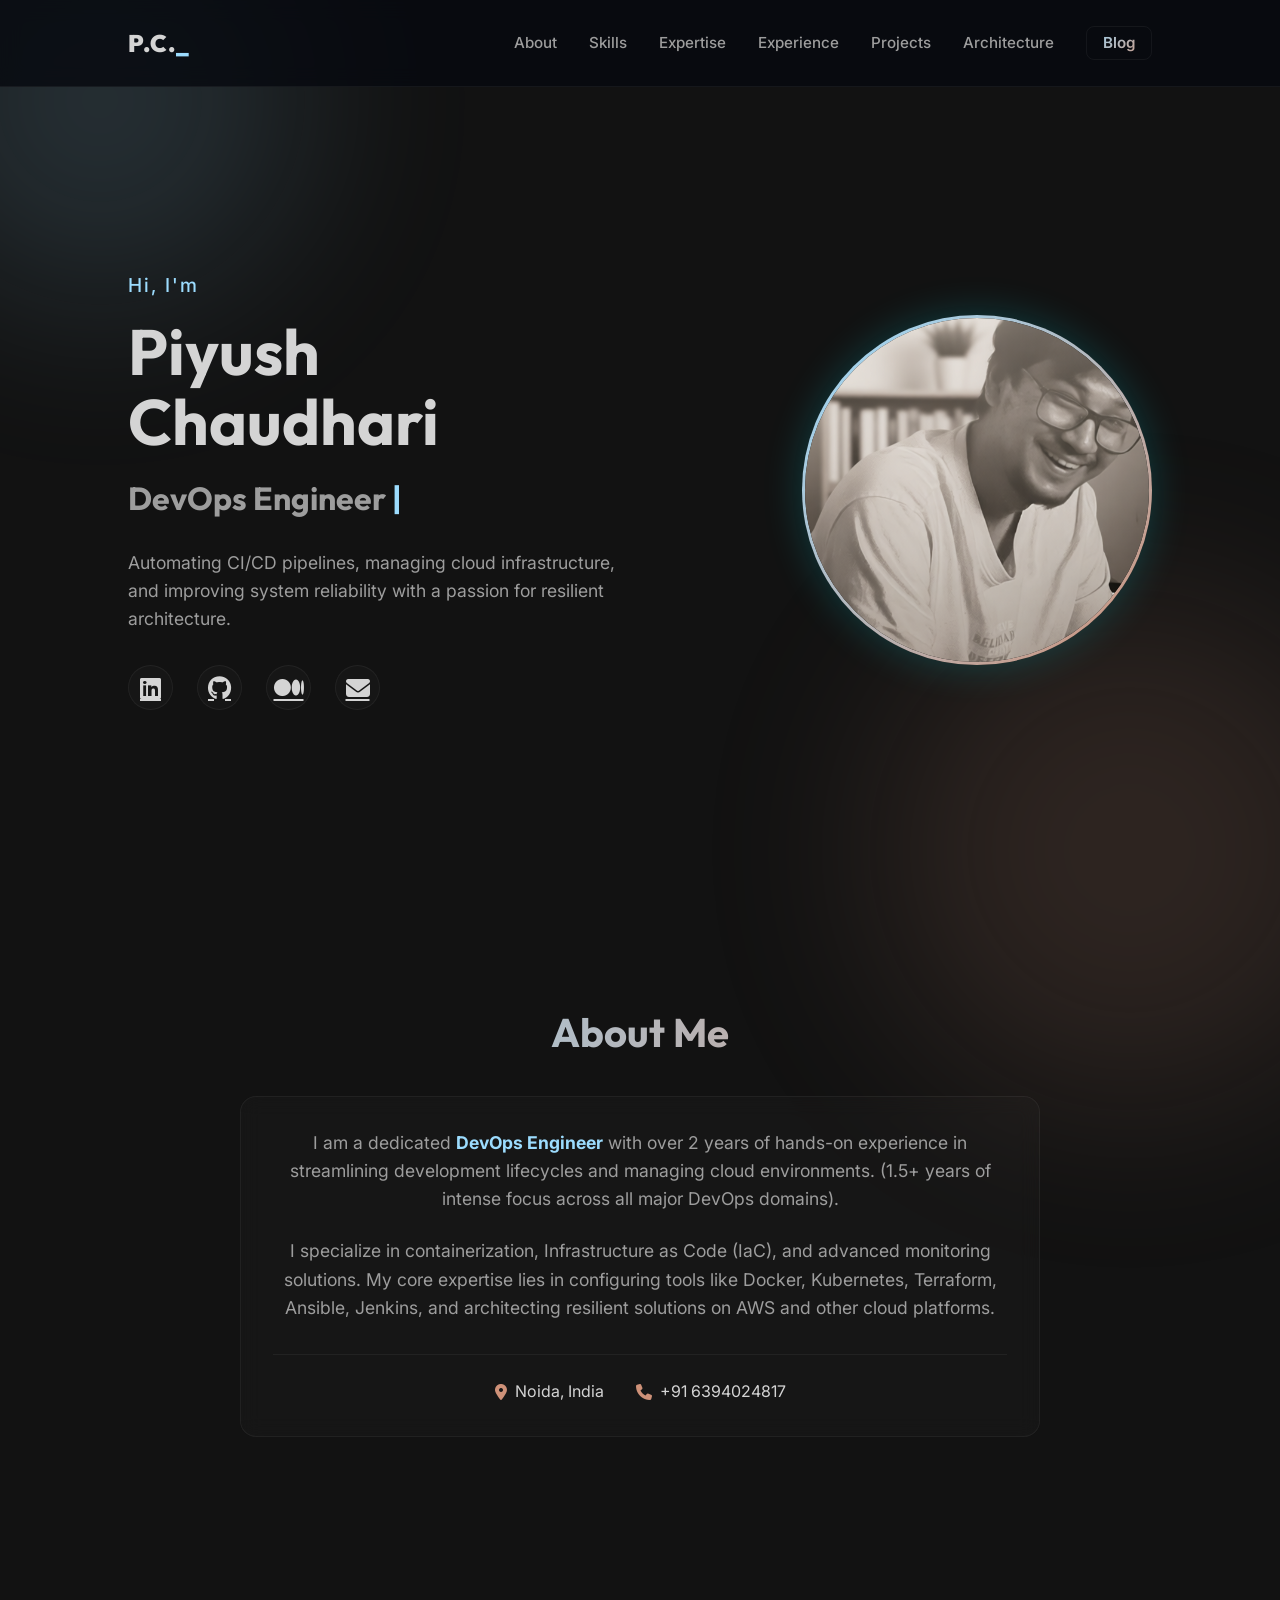
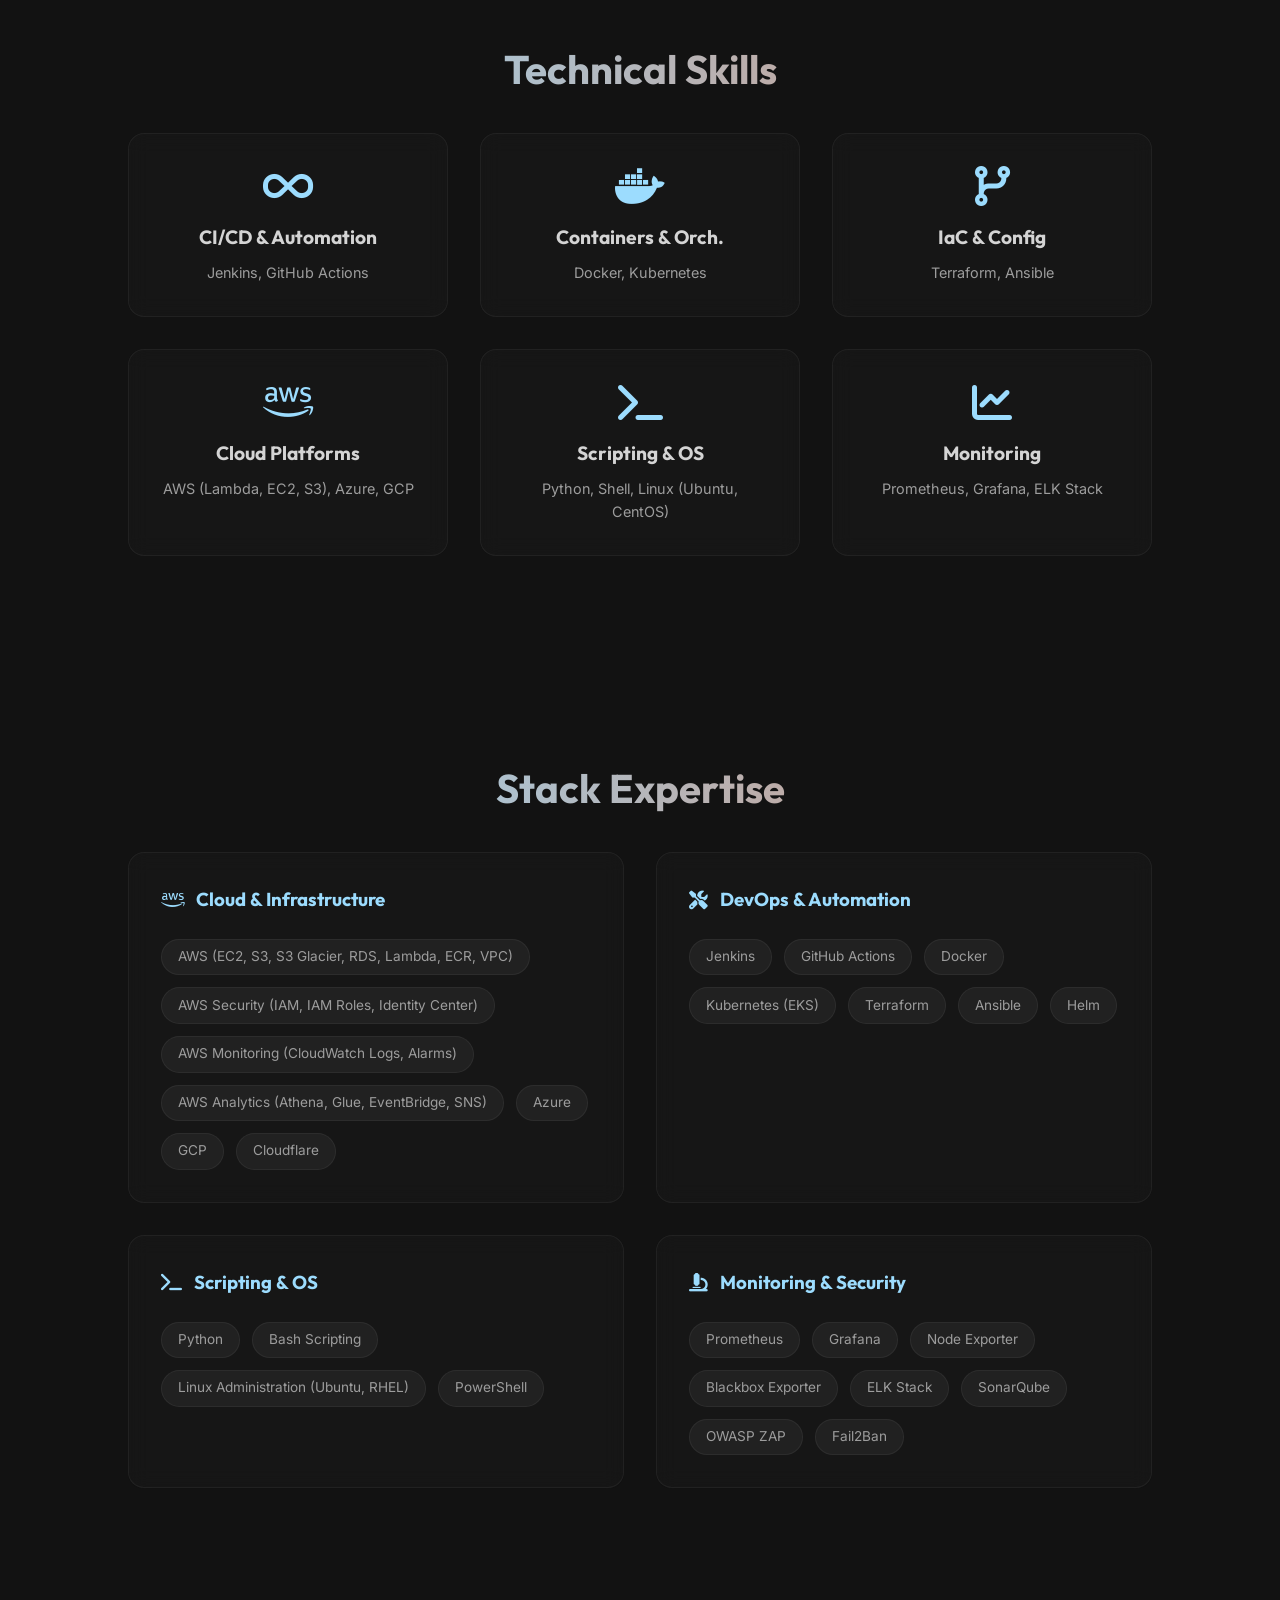
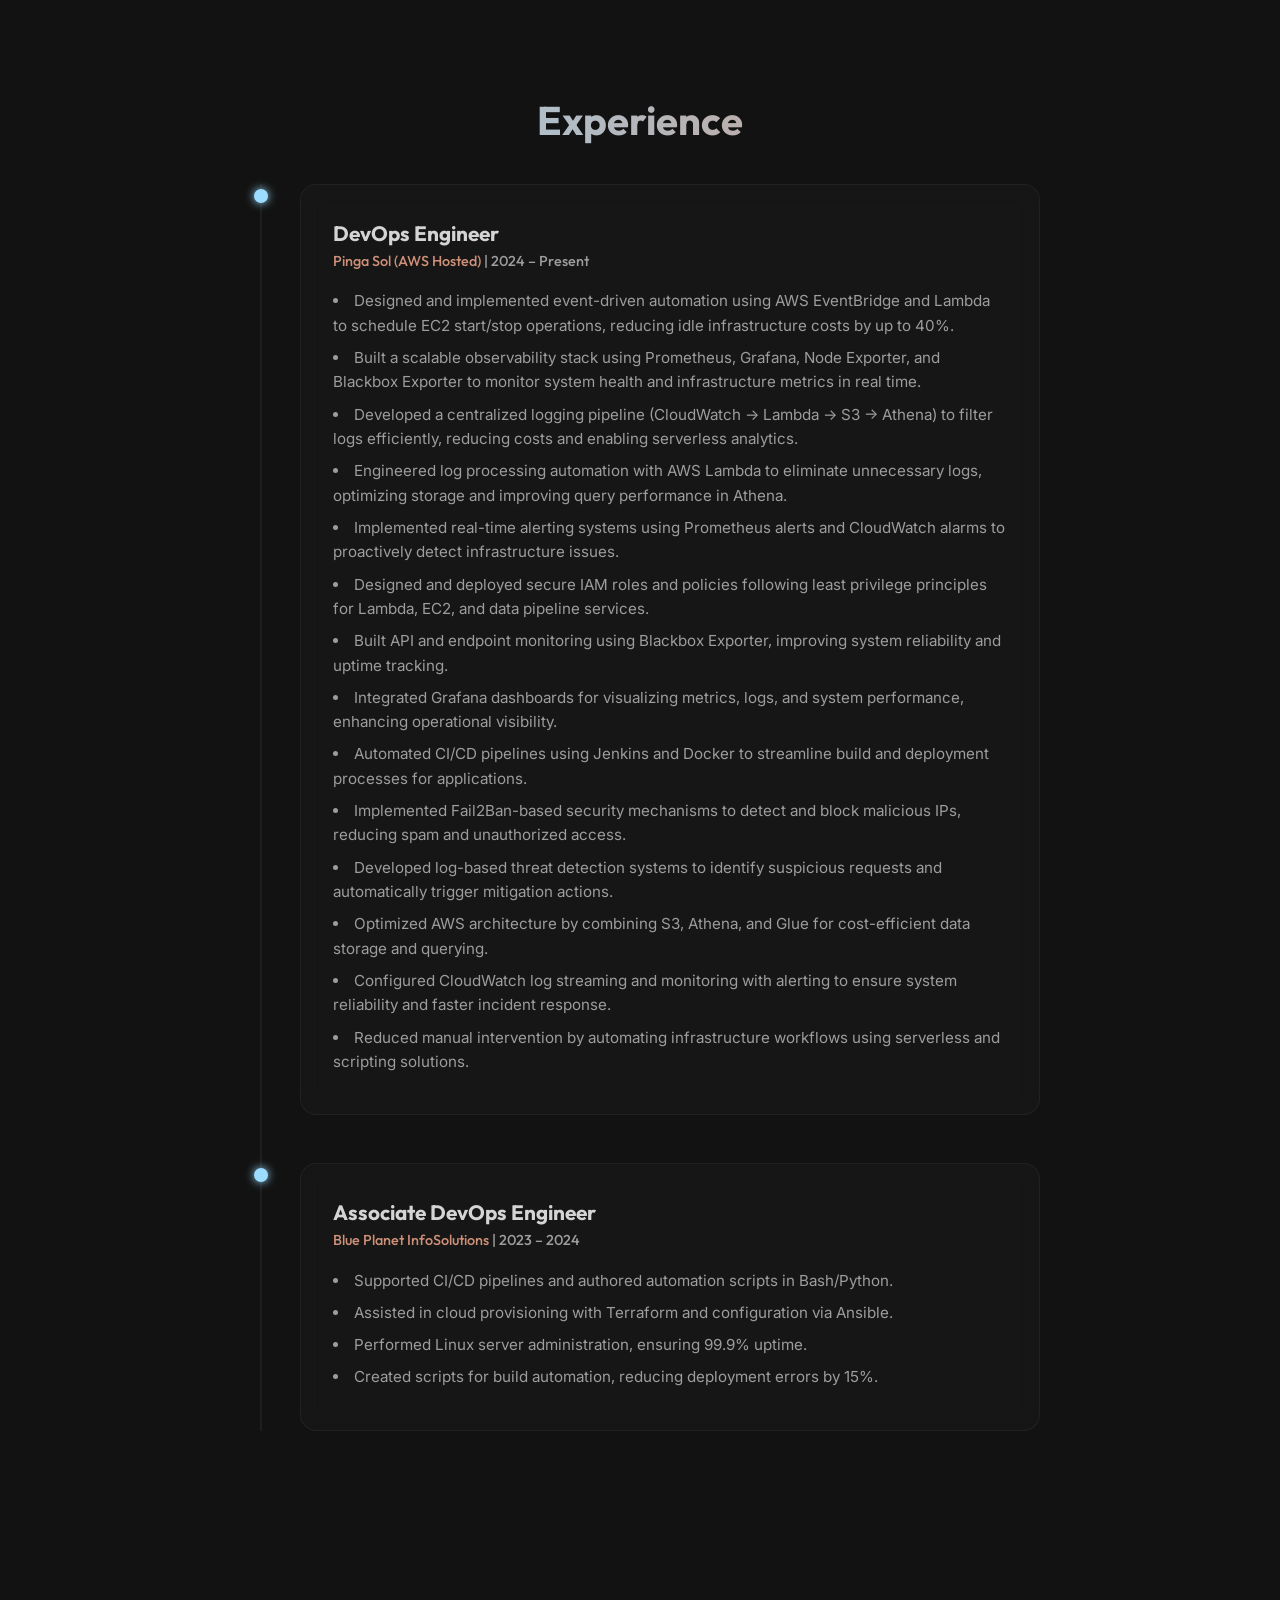
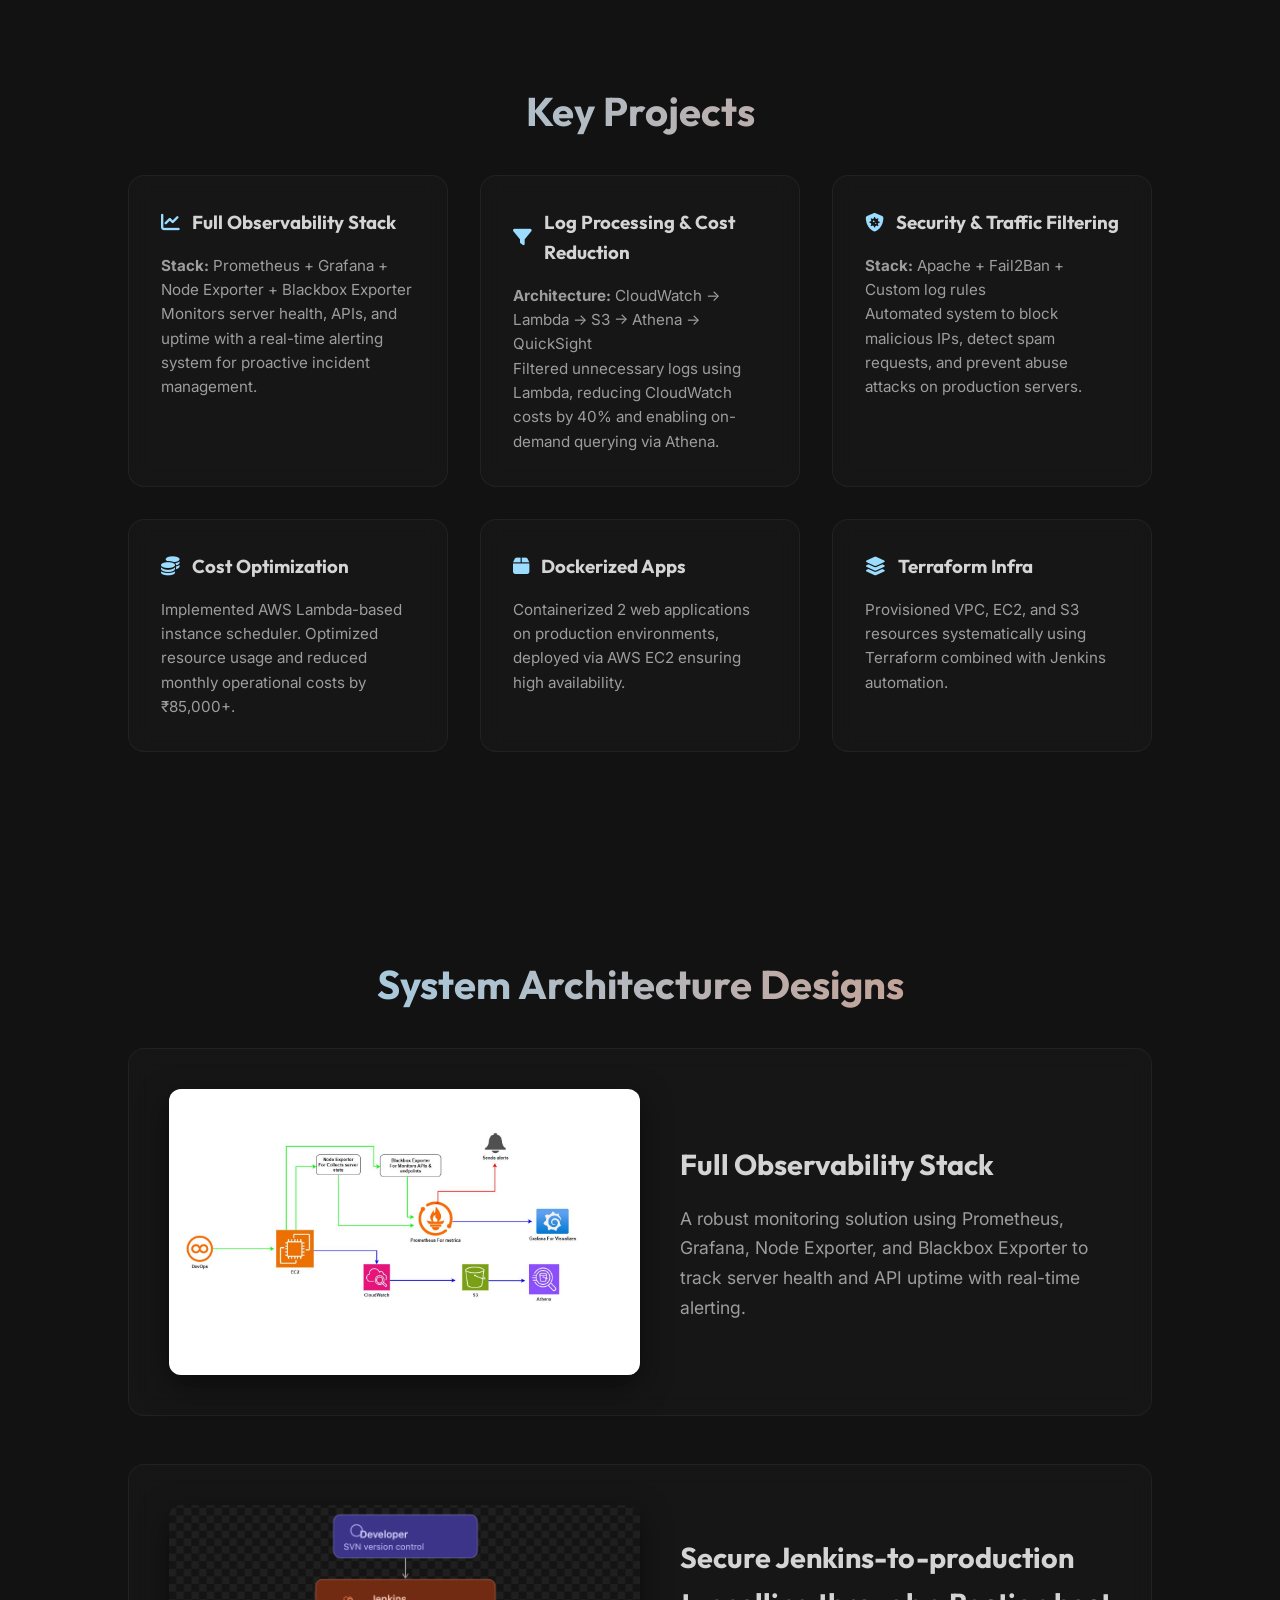
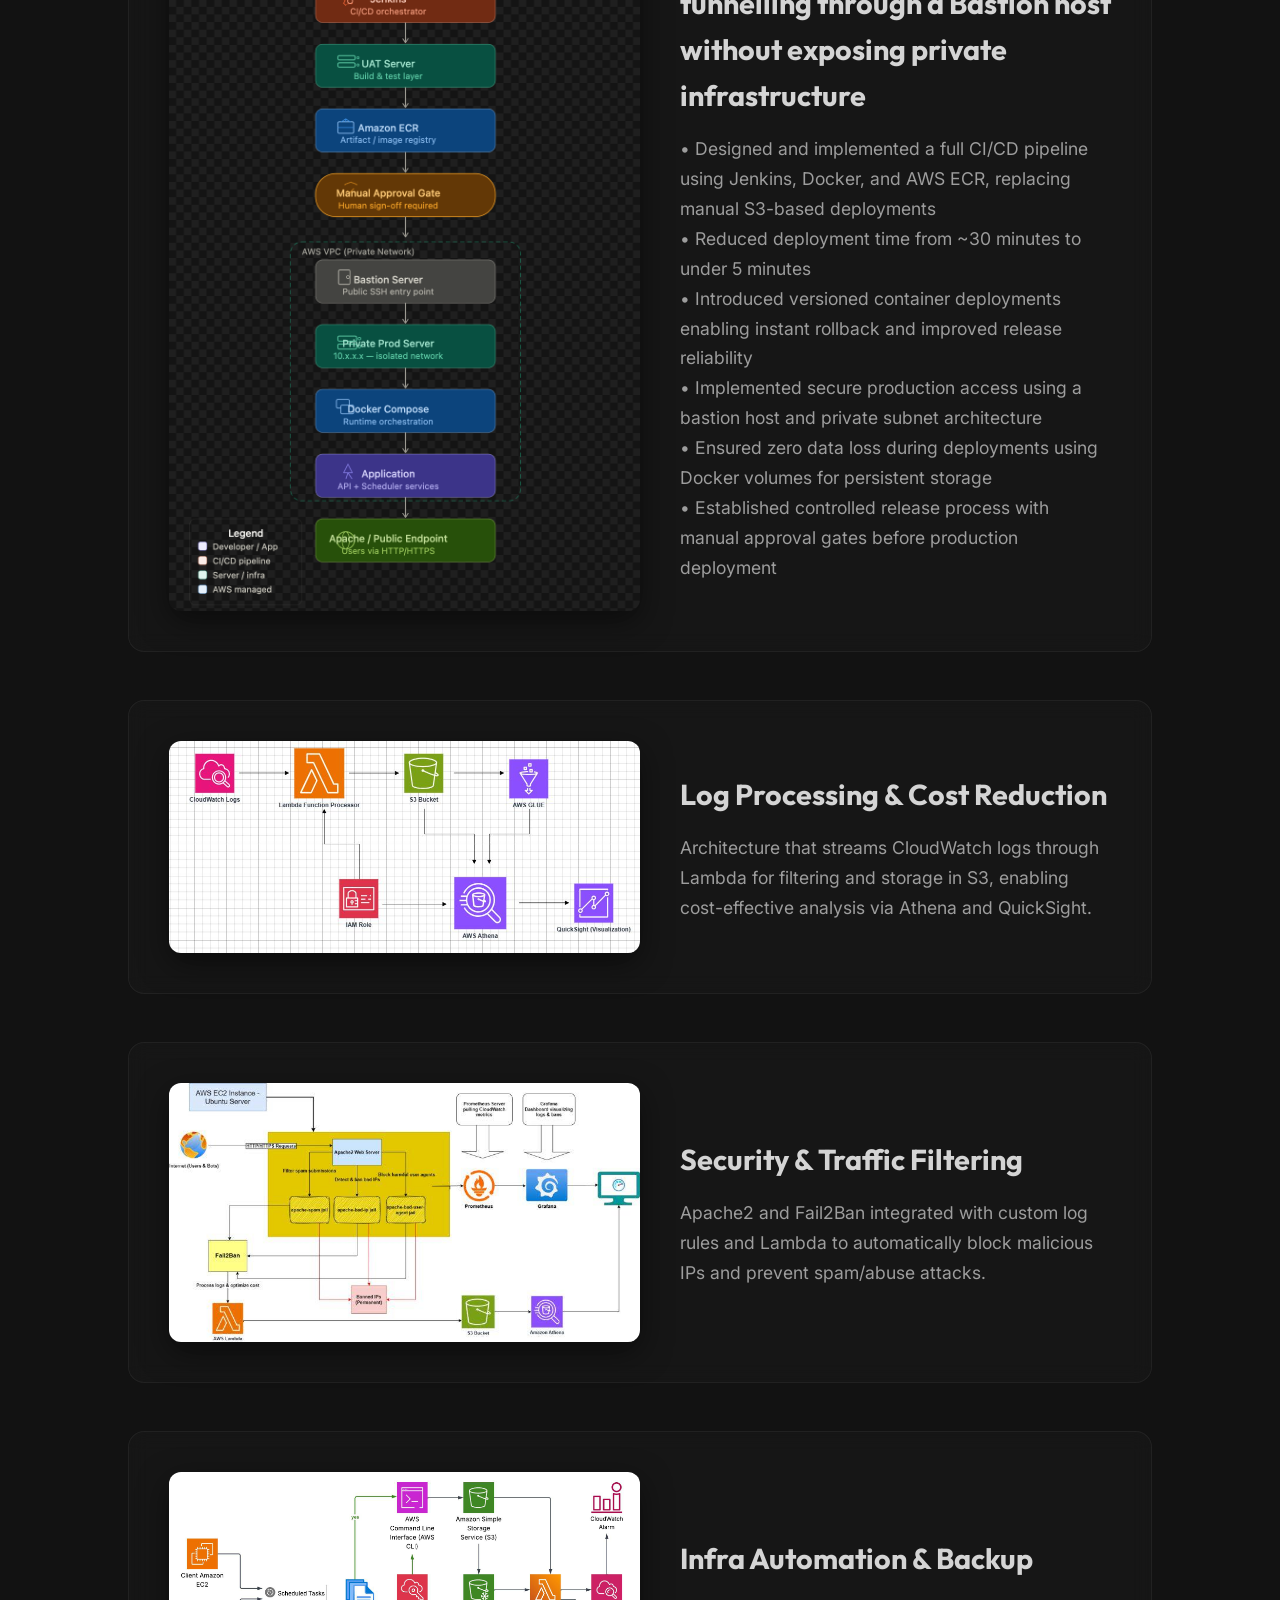
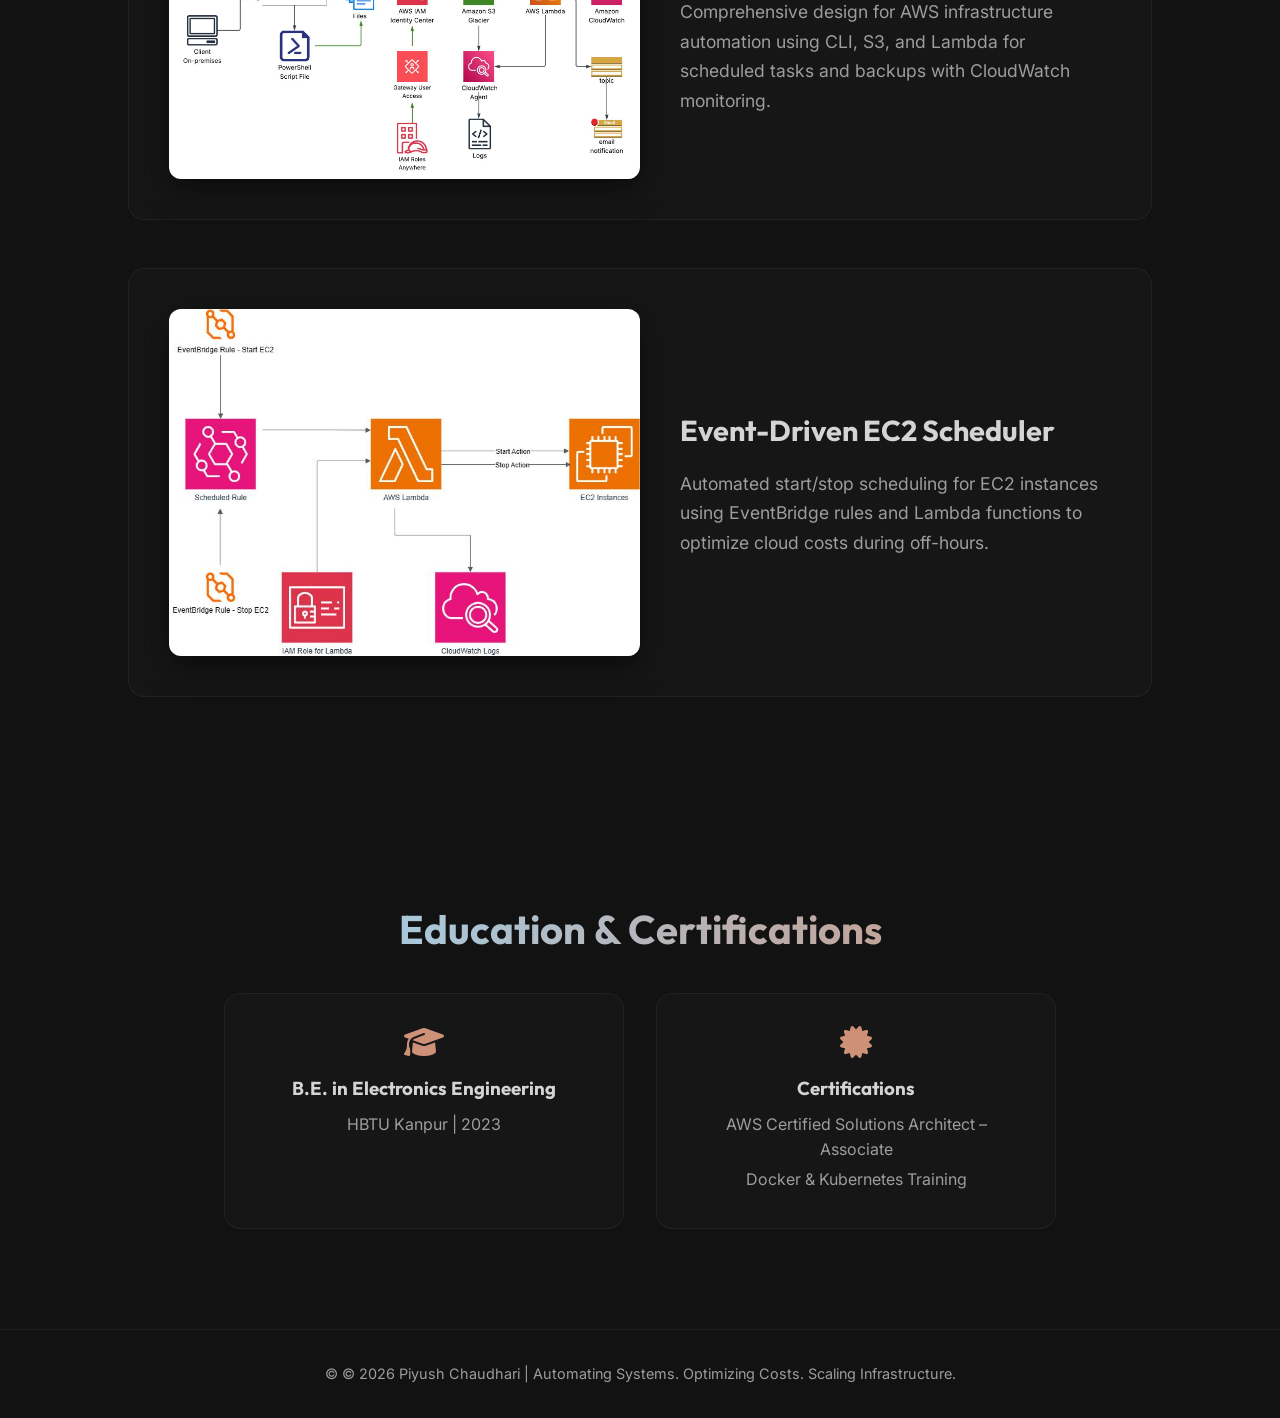
<file: index.html>
<!DOCTYPE html>
<html lang="en">

<head>
    <meta charset="UTF-8">
    <meta name="viewport" content="width=device-width, initial-scale=1.0">
    <title>Piyush Chaudhari | DevOps Engineer</title>
    <meta name="description"
        content="Portfolio of Piyush Chaudhari, DevOps Engineer with 2+ years of experience in CI/CD, AWS, Kubernetes, and Automation.">
    <link rel="preconnect" href="https://fonts.googleapis.com">
    <link rel="preconnect" href="https://fonts.gstatic.com" crossorigin>
    <link
        href="https://fonts.googleapis.com/css2?family=Inter:wght@300;400;500;600&family=Outfit:wght@400;700;900&display=swap"
        rel="stylesheet">
    <link rel="stylesheet" href="https://cdnjs.cloudflare.com/ajax/libs/font-awesome/6.4.0/css/all.min.css">
    <link rel="stylesheet" href="style.css?v=1.1">
</head>

<body>
    <div class="blob blob-1"></div>
    <div class="blob blob-2"></div>

    <nav class="navbar">
        <div class="nav-content">
            <a href="#home" class="logo">P.C.<span>_</span></a>
            <ul class="nav-links">
                <li><a href="#about">About</a></li>
                <li><a href="#skills">Skills</a></li>
                <li><a href="#expertise">Expertise</a></li>
                <li><a href="#experience">Experience</a></li>
                <li><a href="#projects">Projects</a></li>
                <li><a href="#architecture">Architecture</a></li>
                <li><a href="blog/index.html" class="blog-link">Blog</a></li>
            </ul>
            <div class="menu-toggle" id="mobile-menu">
                <span class="bar"></span>
                <span class="bar"></span>
                <span class="bar"></span>
            </div>
        </div>
    </nav>

    <main>
        <!-- Hero Section -->
        <section id="home" class="hero fade-in">
            <div class="hero-content">
                <p class="greeting">Hi, I'm</p>
                <h1 class="name">Piyush Chaudhari</h1>
                <h2 class="title">DevOps Engineer <span class="cursor">|</span></h2>
                <p class="summary">Automating CI/CD pipelines, managing cloud infrastructure, and improving system
                    reliability with a passion for resilient architecture.</p>

                <div class="social-links">
                    <a href="https://www.linkedin.com/in/piyush-chaudhari-936283208" target="_blank"
                        aria-label="LinkedIn"><i class="fab fa-linkedin"></i></a>
                    <a href="https://github.com/piyushpc" target="_blank" aria-label="GitHub"><i
                            class="fab fa-github"></i></a>
                    <a href="https://medium.com/@piyush.chaudhari_35115" target="_blank" aria-label="Medium"><i
                            class="fab fa-medium"></i></a>
                    <a href="mailto:chaudharypiyush955@gmail.com" aria-label="Email"><i class="fas fa-envelope"></i></a>
                </div>
            </div>
            <div class="hero-image">
                <img src="assets/pp.png" alt="Piyush Chaudhari Profile Avatar">
            </div>
        </section>

        <!-- About Section -->
        <section id="about" class="about section-padding slide-up">
            <h2 class="section-title">About Me</h2>
            <div class="glass-card about-card">
                <p>I am a dedicated <strong>DevOps Engineer</strong> with over 2 years of hands-on experience in
                    streamlining development lifecycles and managing cloud environments. (1.5+ years of intense focus
                    across all major DevOps domains).</p>
                <p>I specialize in containerization, Infrastructure as Code (IaC), and advanced monitoring solutions. My
                    core expertise lies in configuring tools like Docker, Kubernetes, Terraform, Ansible, Jenkins, and
                    architecting resilient solutions on AWS and other cloud platforms.</p>
                <div class="contact-info">
                    <span><i class="fas fa-map-marker-alt"></i> Noida, India</span>
                    <span><i class="fas fa-phone"></i> +91 6394024817</span>
                </div>
            </div>
        </section>

        <!-- Skills Section -->
        <section id="skills" class="skills section-padding slide-up">
            <h2 class="section-title">Technical Skills</h2>
            <div class="skills-grid">
                <div class="glass-card skill-card">
                    <i class="fas fa-infinity skill-icon"></i>
                    <h3>CI/CD & Automation</h3>
                    <p>Jenkins, GitHub Actions</p>
                </div>
                <div class="glass-card skill-card">
                    <i class="fab fa-docker skill-icon"></i>
                    <h3>Containers & Orch.</h3>
                    <p>Docker, Kubernetes</p>
                </div>
                <div class="glass-card skill-card">
                    <i class="fas fa-code-branch skill-icon"></i>
                    <h3>IaC & Config</h3>
                    <p>Terraform, Ansible</p>
                </div>
                <div class="glass-card skill-card">
                    <i class="fab fa-aws skill-icon"></i>
                    <h3>Cloud Platforms</h3>
                    <p>AWS (Lambda, EC2, S3), Azure, GCP</p>
                </div>
                <div class="glass-card skill-card">
                    <i class="fas fa-terminal skill-icon"></i>
                    <h3>Scripting & OS</h3>
                    <p>Python, Shell, Linux (Ubuntu, CentOS)</p>
                </div>
                <div class="glass-card skill-card">
                    <i class="fas fa-chart-line skill-icon"></i>
                    <h3>Monitoring</h3>
                    <p>Prometheus, Grafana, ELK Stack</p>
                </div>
            </div>
        </section>

        <!-- Stack Expertise Section -->
        <section id="expertise" class="expertise section-padding slide-up">
            <h2 class="section-title">Stack Expertise</h2>
            <div class="expertise-container">
                <div class="glass-card expertise-category">
                    <h3><i class="fab fa-aws"></i> Cloud & Infrastructure</h3>
                    <div class="tech-tags">
                        <span>AWS (EC2, S3, S3 Glacier, RDS, Lambda, ECR, VPC)</span>
                        <span>AWS Security (IAM, IAM Roles, Identity Center)</span>
                        <span>AWS Monitoring (CloudWatch Logs, Alarms)</span>
                        <span>AWS Analytics (Athena, Glue, EventBridge, SNS)</span>
                        <span>Azure</span>
                        <span>GCP</span>
                        <span>Cloudflare</span>
                    </div>
                </div>
                <div class="glass-card expertise-category">
                    <h3><i class="fas fa-tools"></i> DevOps & Automation</h3>
                    <div class="tech-tags">
                        <span>Jenkins</span>
                        <span>GitHub Actions</span>
                        <span>Docker</span>
                        <span>Kubernetes (EKS)</span>
                        <span>Terraform</span>
                        <span>Ansible</span>
                        <span>Helm</span>
                    </div>
                </div>
                <div class="glass-card expertise-category">
                    <h3><i class="fas fa-terminal"></i> Scripting & OS</h3>
                    <div class="tech-tags">
                        <span>Python</span>
                        <span>Bash Scripting</span>
                        <span>Linux Administration (Ubuntu, RHEL)</span>
                        <span>PowerShell</span>
                    </div>
                </div>
                <div class="glass-card expertise-category">
                    <h3><i class="fas fa-microscope"></i> Monitoring & Security</h3>
                    <div class="tech-tags">
                        <span>Prometheus</span>
                        <span>Grafana</span>
                        <span>Node Exporter</span>
                        <span>Blackbox Exporter</span>
                        <span>ELK Stack</span>
                        <span>SonarQube</span>
                        <span>OWASP ZAP</span>
                        <span>Fail2Ban</span>
                    </div>
                </div>
            </div>
        </section>

        <!-- Experience Section -->
        <section id="experience" class="experience section-padding slide-up">
            <h2 class="section-title">Experience</h2>
            <div class="timeline">
                <div class="timeline-item">
                    <div class="timeline-dot"></div>
                    <div class="glass-card timeline-content">
                        <h3>DevOps Engineer</h3>
                        <h4>Pinga Sol (AWS Hosted) <span>| 2024 – Present</span></h4>
                        <ul>
                            <li>Designed and implemented event-driven automation using AWS EventBridge and Lambda to
                                schedule EC2 start/stop operations, reducing idle infrastructure costs by up to 40%.
                            </li>
                            <li>Built a scalable observability stack using Prometheus, Grafana, Node Exporter, and
                                Blackbox Exporter to monitor system health and infrastructure metrics in real time.</li>
                            <li>Developed a centralized logging pipeline (CloudWatch → Lambda → S3 → Athena) to filter
                                logs efficiently, reducing costs and enabling serverless analytics.</li>
                            <li>Engineered log processing automation with AWS Lambda to eliminate unnecessary logs,
                                optimizing storage and improving query performance in Athena.</li>
                            <li>Implemented real-time alerting systems using Prometheus alerts and CloudWatch alarms to
                                proactively detect infrastructure issues.</li>
                            <li>Designed and deployed secure IAM roles and policies following least privilege principles
                                for Lambda, EC2, and data pipeline services.</li>
                            <li>Built API and endpoint monitoring using Blackbox Exporter, improving system reliability
                                and uptime tracking.</li>
                            <li>Integrated Grafana dashboards for visualizing metrics, logs, and system performance,
                                enhancing operational visibility.</li>
                            <li>Automated CI/CD pipelines using Jenkins and Docker to streamline build and deployment
                                processes for applications.</li>
                            <li>Implemented Fail2Ban-based security mechanisms to detect and block malicious IPs,
                                reducing spam and unauthorized access.</li>
                            <li>Developed log-based threat detection systems to identify suspicious requests and
                                automatically trigger mitigation actions.</li>
                            <li>Optimized AWS architecture by combining S3, Athena, and Glue for cost-efficient data
                                storage and querying.</li>
                            <li>Configured CloudWatch log streaming and monitoring with alerting to ensure system
                                reliability and faster incident response.</li>
                            <li>Reduced manual intervention by automating infrastructure workflows using serverless and
                                scripting solutions.</li>
                        </ul>
                    </div>
                </div>
                <div class="timeline-item">
                    <div class="timeline-dot"></div>
                    <div class="glass-card timeline-content">
                        <h3>Associate DevOps Engineer</h3>
                        <h4>Blue Planet InfoSolutions <span>| 2023 – 2024</span></h4>
                        <ul>
                            <li>Supported CI/CD pipelines and authored automation scripts in Bash/Python.</li>
                            <li>Assisted in cloud provisioning with Terraform and configuration via Ansible.</li>
                            <li>Performed Linux server administration, ensuring 99.9% uptime.</li>
                            <li>Created scripts for build automation, reducing deployment errors by 15%.</li>
                        </ul>
                    </div>
                </div>
            </div>
        </section>

        <!-- Projects Section -->
        <section id="projects" class="projects section-padding slide-up">
            <h2 class="section-title">Key Projects</h2>
            <div class="projects-grid">
                <div class="glass-card project-card">
                    <h3><i class="fas fa-chart-line"></i> Full Observability Stack</h3>
                    <p><strong>Stack:</strong> Prometheus + Grafana + Node Exporter + Blackbox Exporter</p>
                    <p>Monitors server health, APIs, and uptime with a real-time alerting system for proactive incident
                        management.</p>
                </div>
                <div class="glass-card project-card">
                    <h3><i class="fas fa-filter"></i> Log Processing & Cost Reduction</h3>
                    <p><strong>Architecture:</strong> CloudWatch → Lambda → S3 → Athena → QuickSight</p>
                    <p>Filtered unnecessary logs using Lambda, reducing CloudWatch costs by 40% and enabling on-demand
                        querying via Athena.</p>
                </div>
                <div class="glass-card project-card">
                    <h3><i class="fas fa-shield-virus"></i> Security & Traffic Filtering</h3>
                    <p><strong>Stack:</strong> Apache + Fail2Ban + Custom log rules</p>
                    <p>Automated system to block malicious IPs, detect spam requests, and prevent abuse attacks on
                        production servers.</p>
                </div>
                <div class="glass-card project-card">
                    <h3><i class="fas fa-coins"></i> Cost Optimization</h3>
                    <p>Implemented AWS Lambda-based instance scheduler. Optimized resource usage and reduced monthly
                        operational costs by ₹85,000+.</p>
                </div>
                <div class="glass-card project-card">
                    <h3><i class="fas fa-box"></i> Dockerized Apps</h3>
                    <p>Containerized 2 web applications on production environments, deployed via AWS EC2 ensuring high
                        availability.</p>
                </div>
                <div class="glass-card project-card">
                    <h3><i class="fas fa-layer-group"></i> Terraform Infra</h3>
                    <p>Provisioned VPC, EC2, and S3 resources systematically using Terraform combined with Jenkins
                        automation.</p>
                </div>
            </div>
        </section>

        <!-- Architecture Section -->
        <section id="architecture" class="architecture section-padding slide-up">
            <h2 class="section-title">System Architecture Designs</h2>
            <div class="architecture-grid">
                <div class="glass-card arch-card">
                    <img src="assets/observability-stack-arch.jpeg" alt="Full Observability Stack" class="arch-img">
                    <div class="arch-info">
                        <h3>Full Observability Stack</h3>
                        <p>A robust monitoring solution using Prometheus, Grafana, Node Exporter, and Blackbox Exporter
                            to track server health and API uptime with real-time alerting.</p>
                    </div>
                </div>
                <div class="glass-card arch-card">
                    <img src="assets/uat-prod-cicd.png" alt="Jenkins-to-production tunnelling" class="arch-img">
                    <div class="arch-info">
                        <h3>Secure Jenkins-to-production tunnelling through a Bastion host without exposing private infrastructure</h3>
                        <p>• Designed and implemented a full CI/CD pipeline using Jenkins, Docker, and AWS ECR, replacing manual S3-based deployments <br>

                            • Reduced deployment time from ~30 minutes to under 5 minutes  <br>
                            • Introduced versioned container deployments enabling instant rollback and improved release reliability  <br>
                            • Implemented secure production access using a bastion host and private subnet architecture  <br>
                            • Ensured zero data loss during deployments using Docker volumes for persistent storage  <br>
                            • Established controlled release process with manual approval gates before production deployment <br> </p>
                    </div>
                </div>
                <div class="glass-card arch-card">
                    <img src="assets/log-pipeline-arch.jpeg" alt="Log Processing Pipeline" class="arch-img">
                    <div class="arch-info">
                        <h3>Log Processing & Cost Reduction</h3>
                        <p>Architecture that streams CloudWatch logs through Lambda for filtering and storage in S3,
                            enabling cost-effective analysis via Athena and QuickSight.</p>
                    </div>
                </div>
                <div class="glass-card arch-card">
                    <img src="assets/security-monitoring-arch.jpeg" alt="Security & Monitoring Architecture"
                        class="arch-img">
                    <div class="arch-info">
                        <h3>Security & Traffic Filtering</h3>
                        <p>Apache2 and Fail2Ban integrated with custom log rules and Lambda to automatically block
                            malicious IPs and prevent spam/abuse attacks.</p>
                    </div>
                </div>
                <div class="glass-card arch-card">
                    <img src="assets/aws-automation-arch.jpeg" alt="AWS Automation Architecture" class="arch-img">
                    <div class="arch-info">
                        <h3>Infra Automation & Backup</h3>
                        <p>Comprehensive design for AWS infrastructure automation using CLI, S3, and Lambda for
                            scheduled tasks and backups with CloudWatch monitoring.</p>
                    </div>
                </div>
                <div class="glass-card arch-card">
                    <img src="assets/ec2-scheduler-arch.jpeg" alt="EC2 Scheduler Architecture" class="arch-img">
                    <div class="arch-info">
                        <h3>Event-Driven EC2 Scheduler</h3>
                        <p>Automated start/stop scheduling for EC2 instances using EventBridge rules and Lambda
                            functions to optimize cloud costs during off-hours.</p>
                    </div>
                </div>
            </div>
        </section>

        <!-- Education Section -->
        <section class="education section-padding slide-up">
            <h2 class="section-title">Education & Certifications</h2>
            <div class="edu-grid">
                <div class="glass-card edu-card">
                    <i class="fas fa-graduation-cap edu-icon"></i>
                    <h3>B.E. in Electronics Engineering</h3>
                    <p>HBTU Kanpur | 2023</p>
                </div>
                <div class="glass-card edu-card">
                    <i class="fas fa-certificate edu-icon"></i>
                    <h3>Certifications</h3>
                    <p>AWS Certified Solutions Architect – Associate</p>
                    <p>Docker & Kubernetes Training</p>
                </div>
            </div>
        </section>
    </main>

    <footer>
        <p>&copy; © 2026 Piyush Chaudhari | Automating Systems. Optimizing Costs. Scaling
            Infrastructure.</p>
    </footer>

    <script src="script.js?v=1.1"></script>
</body>

</html>
</file>
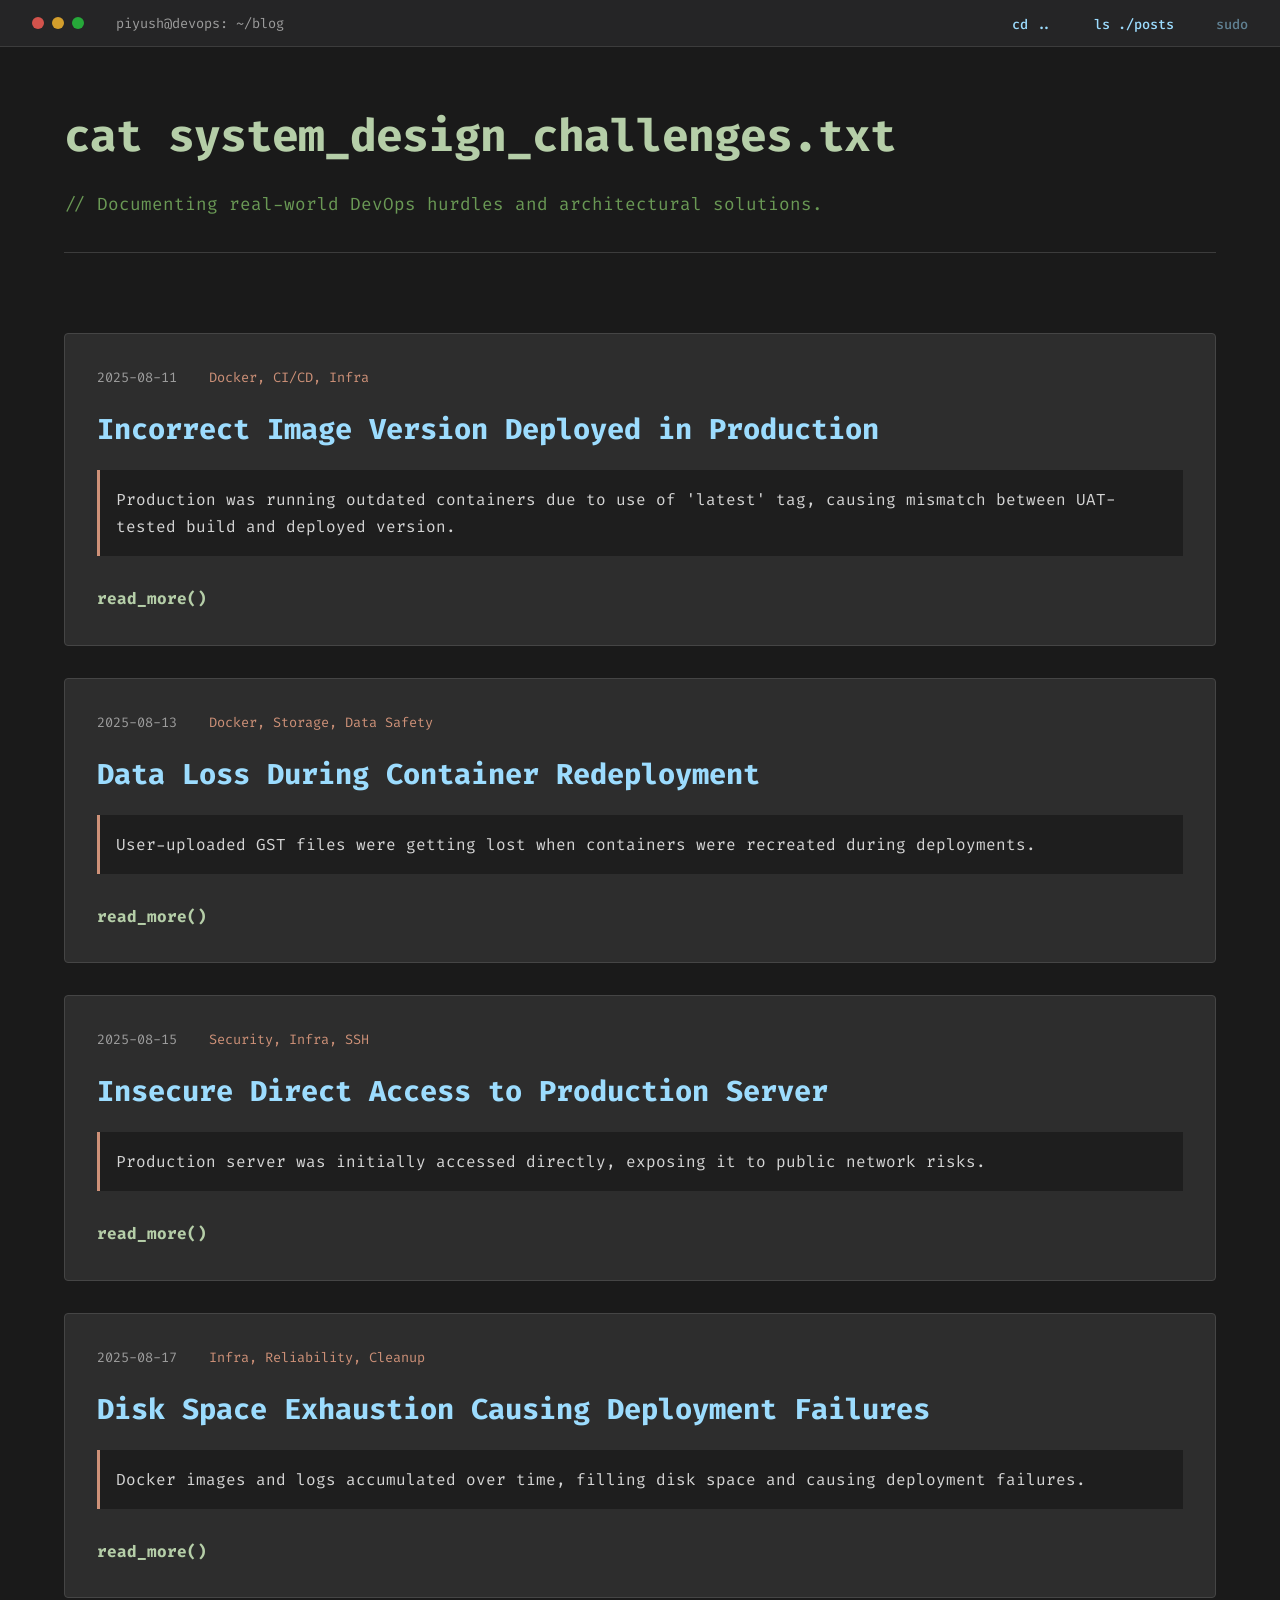
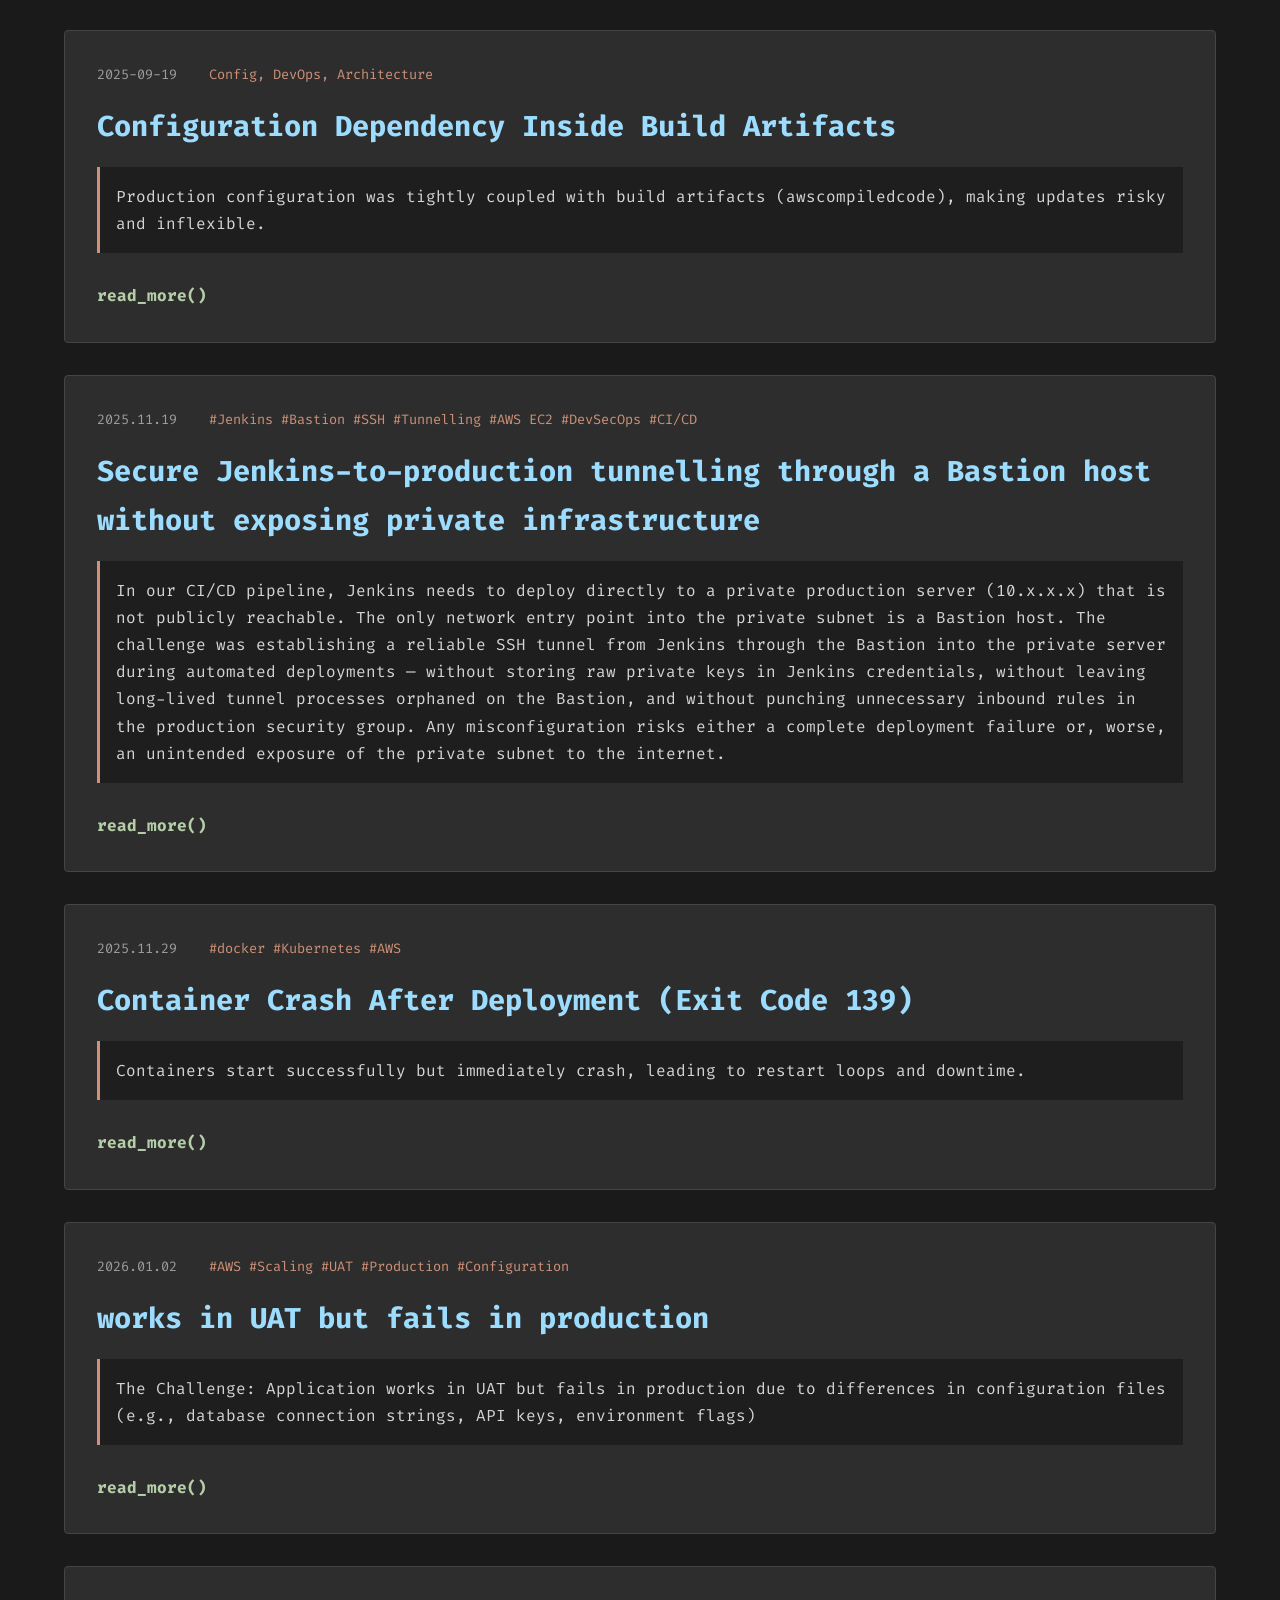
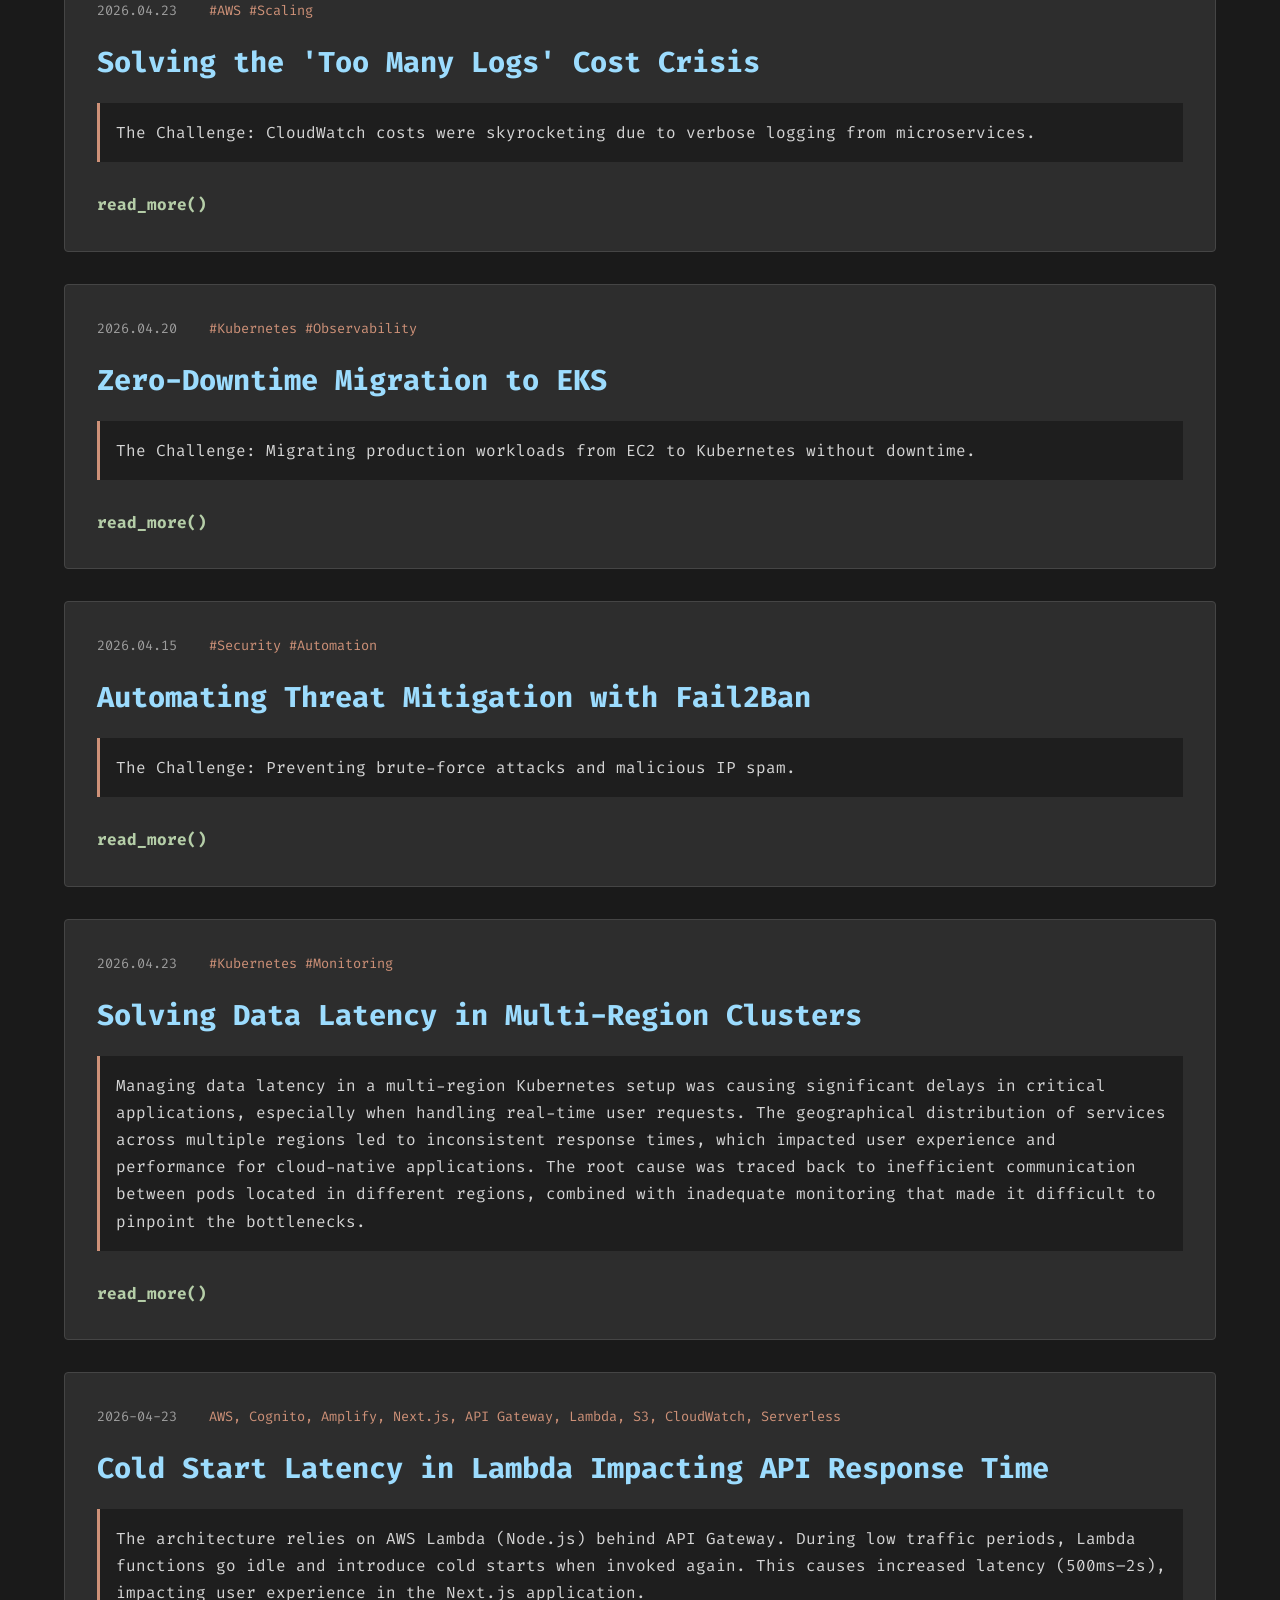
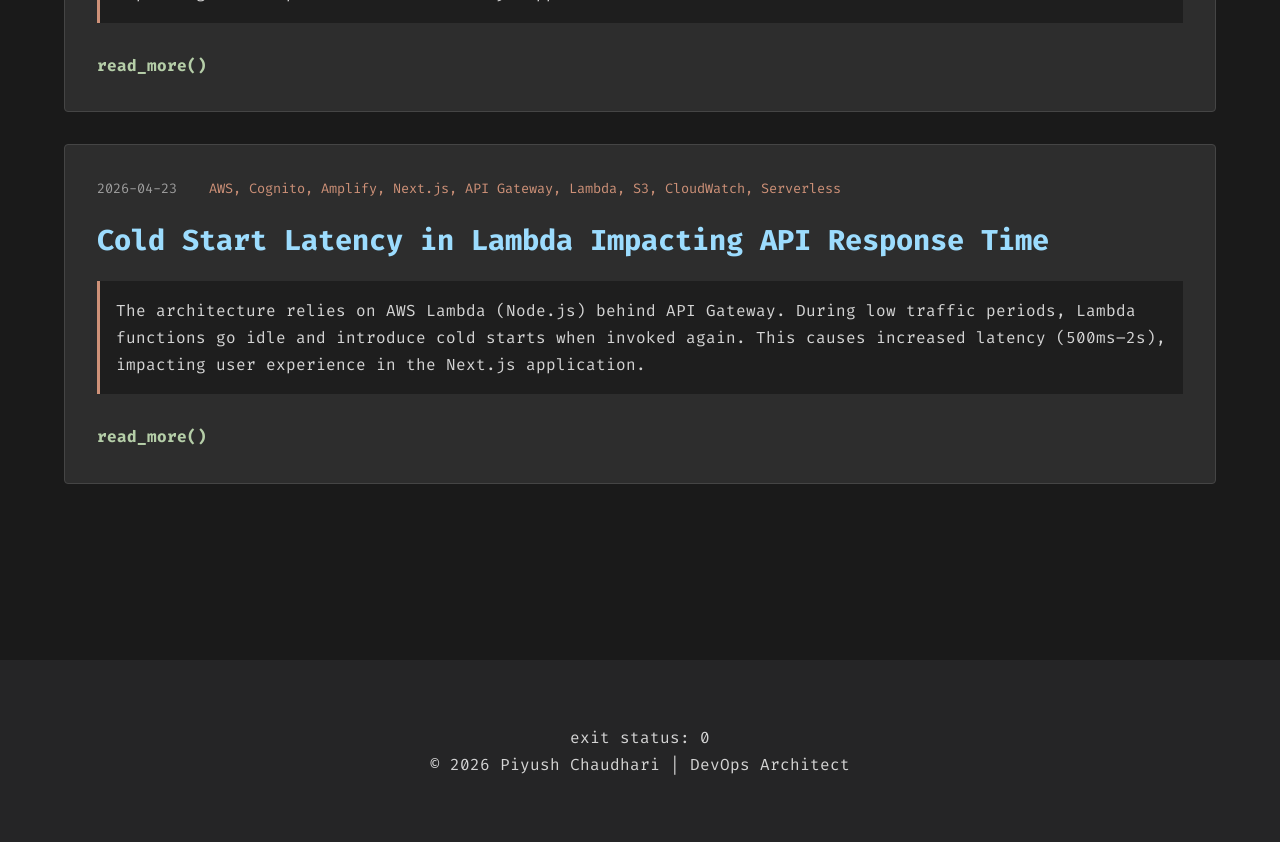
<file: blog/index.html>
<!DOCTYPE html>
<html lang="en">
<head>
    <meta charset="UTF-8">
    <meta name="viewport" content="width=device-width, initial-scale=1.0">
    <title>DevOps Logs | Piyush Chaudhari</title>
    <meta name="description" content="Technical blog about DevOps System Design challenges and solutions.">
    <link rel="preconnect" href="https://fonts.googleapis.com">
    <link rel="preconnect" href="https://fonts.gstatic.com" crossorigin>
    <link href="https://fonts.googleapis.com/css2?family=Fira+Code:wght@300;400;500;700&display=swap" rel="stylesheet">
    <link rel="stylesheet" href="https://cdnjs.cloudflare.com/ajax/libs/font-awesome/6.4.0/css/all.min.css">
    <link rel="stylesheet" href="style.css">
</head>
<body>
    <header class="terminal-header">
        <div class="terminal-controls">
            <span class="control red"></span>
            <span class="control yellow"></span>
            <span class="control green"></span>
        </div>
        <div class="terminal-title">piyush@devops: ~/blog</div>
        <nav>
            <a href="../index.html">cd ..</a>
            <a href="#posts">ls ./posts</a>
            <a href="admin.html" style="opacity: 0.5;">sudo</a>
        </nav>
    </header>

    <main class="container">
        <section class="intro">
            <h1 class="typing">cat system_design_challenges.txt</h1>
            <p class="comment">// Documenting real-world DevOps hurdles and architectural solutions.</p>
        </section>

        <section id="posts" class="posts-grid">
            <!-- Posts will be injected here by script.js -->
        </section>
    </main>

    <footer>
        <p>exit status: 0</p>
        <p>&copy; 2026 Piyush Chaudhari | DevOps Architect</p>
    </footer>

    <script type="module">
        import blogPosts from './posts.js';
        
        const postsGrid = document.getElementById('posts');
        
        // Fix: Added (post, index) to access the array index
        blogPosts.forEach((post, index) => {
            const article = document.createElement('article');
            article.className = 'post-card';
            article.innerHTML = `
                <div class="post-meta">
                    <span class="date">${post.date}</span>
                    <span class="tag">${post.tag}</span>
                </div>
                <h2 class="post-title">${post.title}</h2>
                <div class="challenge-box">
                    <p class="post-excerpt">${post.excerpt}</p>
                </div>
                <div class="expanded-content" id="content-${index}">
                    <div class="solution-box">
                        <h3>Solution:</h3>
                        <p class="post-solution">${post.solution}</p>
                    </div>
                    ${post.image ? `<div class="post-image"><img src="${post.image}" alt="Architecture Diagram" style="width:100%"></div>` : ''}
                </div>
                <button class="read-more" onclick="togglePost(${index})" id="btn-${index}">read_more()</button>
            `;
            postsGrid.appendChild(article);
        });

        // Fix: Attach to window so onclick can find it (Modules are not global)
        window.togglePost = function(index) {
            const content = document.getElementById(`content-${index}`);
            const btn = document.getElementById(`btn-${index}`);
            if (content.style.display === 'block') {
                content.style.display = 'none';
                btn.innerText = 'read_more()';
            } else {
                content.style.display = 'block';
                btn.innerText = 'show_less()';
            }
        };
    </script>

</body>
</html>
</file>
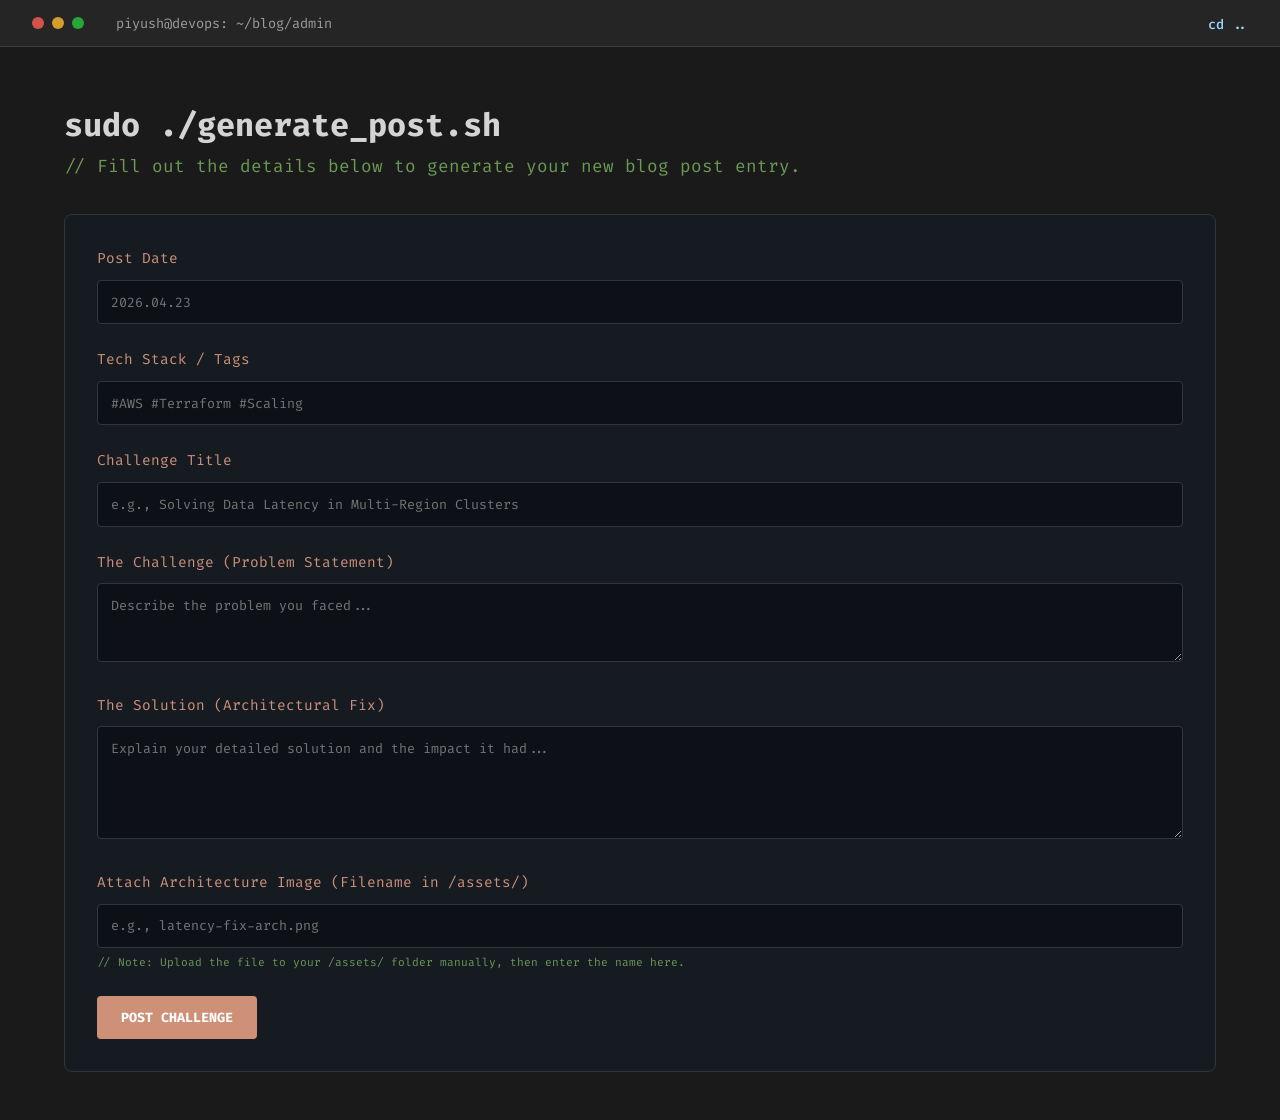
<file: blog/admin.html>
<!DOCTYPE html>
<html lang="en">
<head>
    <meta charset="UTF-8">
    <meta name="viewport" content="width=device-width, initial-scale=1.0">
    <title>Post Generator | DevOps Blog</title>
    <link href="https://fonts.googleapis.com/css2?family=Fira+Code:wght@300;400;500;700&display=swap" rel="stylesheet">
    <link rel="stylesheet" href="style.css">
    <style>
        .admin-form {
            background: #161b22;
            padding: 2rem;
            border-radius: 8px;
            border: 1px solid #30363d;
            margin-top: 2rem;
        }
        .form-group { margin-bottom: 1.5rem; }
        label { display: block; color: var(--accent-color); margin-bottom: 0.5rem; font-size: 0.9rem; }
        input, textarea {
            width: 100%;
            background: #0d1117;
            border: 1px solid #30363d;
            color: white;
            padding: 0.8rem;
            border-radius: 4px;
            font-family: 'Fira Code', monospace;
        }
        button {
            background: var(--success-color);
            color: white;
            border: none;
            padding: 0.8rem 1.5rem;
            border-radius: 4px;
            cursor: pointer;
            font-family: 'Fira Code', monospace;
            font-weight: bold;
        }
        #output {
            margin-top: 2rem;
            background: #000;
            padding: 1.5rem;
            border-radius: 4px;
            border: 1px solid var(--accent-color);
            color: var(--success-color);
            white-space: pre-wrap;
            display: none;
        }
        .copy-hint { color: var(--text-secondary); font-size: 0.8rem; margin-top: 1rem; }
    </style>
</head>
<body>
    <header class="terminal-header">
        <div class="terminal-controls">
            <span class="control red"></span>
            <span class="control yellow"></span>
            <span class="control green"></span>
        </div>
        <div class="terminal-title">piyush@devops: ~/blog/admin</div>
        <nav>
            <a href="index.html">cd ..</a>
        </nav>
    </header>

    <main class="container">
        <h1>sudo ./generate_post.sh</h1>
        <p class="comment">// Fill out the details below to generate your new blog post entry.</p>

        <form class="admin-form" id="postForm">
            <div class="form-group">
                <label>Post Date</label>
                <input type="text" id="date" placeholder="2026.04.23" required>
            </div>
            <div class="form-group">
                <label>Tech Stack / Tags</label>
                <input type="text" id="tag" placeholder="#AWS #Terraform #Scaling" required>
            </div>
            <div class="form-group">
                <label>Challenge Title</label>
                <input type="text" id="title" placeholder="e.g., Solving Data Latency in Multi-Region Clusters" required>
            </div>
            <div class="form-group">
                <label>The Challenge (Problem Statement)</label>
                <textarea id="excerpt" rows="3" placeholder="Describe the problem you faced..." required></textarea>
            </div>
            <div class="form-group">
                <label>The Solution (Architectural Fix)</label>
                <textarea id="solution" rows="5" placeholder="Explain your detailed solution and the impact it had..." required></textarea>
            </div>
            <div class="form-group">
                <label>Attach Architecture Image (Filename in /assets/)</label>
                <input type="text" id="image" placeholder="e.g., latency-fix-arch.png">
                <p class="comment" style="font-size: 0.7rem; margin-top: 5px;">// Note: Upload the file to your /assets/ folder manually, then enter the name here.</p>
            </div>
            <button type="submit" style="background: var(--accent-color);">POST CHALLENGE</button>
        </form>

        <div id="output"></div>
        <p id="copyHint" class="copy-hint" style="display:none;">SUCCESS: Challenge block generated. Copy it into <b>blog/posts.js</b> and push to GitHub.</p>
    </main>

    <script>
        document.getElementById('postForm').addEventListener('submit', function(e) {
            e.preventDefault();
            
            const date = document.getElementById('date').value;
            const tag = document.getElementById('tag').value;
            const title = document.getElementById('title').value;
            const excerpt = document.getElementById('excerpt').value;
            const solution = document.getElementById('solution').value;
            const image = document.getElementById('image').value;
            
            const code = `    {
        date: "${date}",
        tag: "${tag}",
        title: "${title}",
        excerpt: "${excerpt}",
        solution: "${solution.replace(/\n/g, '<br>')}",
        image: "${image ? '../assets/' + image : ''}",
        link: "#"
    },`;
            
            const output = document.getElementById('output');
            output.textContent = code;
            output.style.display = 'block';
            document.getElementById('copyHint').style.display = 'block';
            
            // Scroll to output
            output.scrollIntoView({ behavior: 'smooth' });
        });
    </script>
</body>
</html>
</file>
<file: style.css>
:root {
    --bg-dark: #121212; /* Warmer True Tone Background */
    --text-primary: #d4d4d4; /* Softened White */
    --text-secondary: #9d9d9d;
    --accent-glow: #9cdcfe; /* Soft Sky Blue */
    --accent-secondary: #ce9178; /* Warm Salmon Accent */
    --glass-bg: rgba(255, 255, 255, 0.02);
    --glass-border: rgba(255, 255, 255, 0.05);
    --font-heading: 'Outfit', sans-serif;
    --font-body: 'Inter', sans-serif;
}

* {
    margin: 0;
    padding: 0;
    box-sizing: border-box;
}

html {
    scroll-behavior: smooth;
    overflow-x: hidden;
}

body {
    background-color: var(--bg-dark);
    color: var(--text-primary);
    font-family: var(--font-body);
    line-height: 1.6;
    overflow-x: hidden;
    position: relative;
}

/* Background Animated Blobs */
.blob {
    position: fixed;
    border-radius: 50%;
    filter: blur(100px);
    z-index: -1;
    opacity: 0.15;
    animation: float 10s infinite ease-in-out alternate;
}
.blob-1 {
    width: 400px;
    height: 400px;
    background: var(--accent-glow);
    top: -100px;
    left: -100px;
}
.blob-2 {
    width: 500px;
    height: 500px;
    background: var(--accent-secondary);
    bottom: -200px;
    right: -100px;
    animation-delay: 2s;
}

@keyframes float {
    0% { transform: translate(0, 0); }
    100% { transform: translate(30px, 50px); }
}

/* Typography */
h1, h2, h3, h4 {
    font-family: var(--font-heading);
}

.section-title {
    font-size: 2.5rem;
    margin-bottom: 2rem;
    text-align: center;
    background: linear-gradient(90deg, var(--accent-glow), var(--accent-secondary));
    -webkit-background-clip: text;
    -webkit-text-fill-color: transparent;
    font-weight: 700;
}

/* Utility Classes */
.section-padding {
    padding: 100px 10%;
}
.glass-card {
    background: var(--glass-bg);
    backdrop-filter: blur(10px);
    -webkit-backdrop-filter: blur(10px);
    border: 1px solid var(--glass-border);
    border-radius: 16px;
    padding: 2rem;
    transition: transform 0.3s ease, box-shadow 0.3s ease, border-color 0.3s ease;
}
.glass-card:hover {
    transform: translateY(-5px);
    box-shadow: 0 10px 30px -10px rgba(0, 242, 254, 0.2);
    border-color: rgba(0, 242, 254, 0.3);
}

/* Navigation */
.navbar {
    position: fixed;
    top: 0;
    width: 100%;
    padding: 1.5rem 10%;
    z-index: 1000;
    background: rgba(7, 9, 15, 0.8);
    backdrop-filter: blur(10px);
    border-bottom: 1px solid var(--glass-border);
}
.nav-content {
    display: flex;
    justify-content: space-between;
    align-items: center;
}
.logo {
    font-family: var(--font-heading);
    font-size: 1.5rem;
    font-weight: 900;
    color: var(--text-primary);
    text-decoration: none;
    letter-spacing: 1px;
}
.logo span {
    color: var(--accent-glow);
    animation: blink 1s infinite step-end;
}
@keyframes blink { 50% { opacity: 0; } }

.nav-links {
    list-style: none;
    display: flex;
    gap: 2rem;
}
.nav-links a {
    color: var(--text-secondary);
    text-decoration: none;
    font-weight: 500;
    transition: color 0.3s;
    font-size: 0.95rem;
}
.nav-links a:hover {
    color: var(--accent-glow);
}
.nav-links a.blog-link {
    background: linear-gradient(135deg, var(--accent-glow), var(--accent-secondary));
    -webkit-background-clip: text;
    -webkit-text-fill-color: transparent;
    font-weight: 600;
    border: 1px solid var(--glass-border);
    padding: 0.4rem 1rem;
    border-radius: 8px;
    transition: all 0.3s ease;
}
.nav-links a.blog-link:hover {
    border-color: var(--accent-glow);
    background: rgba(0, 242, 254, 0.1);
    -webkit-text-fill-color: var(--accent-glow);
}

/* Hero Section */
.hero {
    min-height: 100vh;
    display: flex;
    align-items: center;
    justify-content: space-between;
    padding: 0 10%;
    padding-top: 80px;
}
.hero-content {
    max-width: 500px;
    flex: 1;
}
.greeting {
    color: var(--accent-glow);
    font-size: 1.2rem;
    margin-bottom: 1rem;
    font-weight: 500;
    letter-spacing: 2px;
}
.name {
    font-size: 4rem;
    line-height: 1.1;
    margin-bottom: 1rem;
    color: var(--text-primary);
}
.title {
    font-size: 2rem;
    color: var(--text-secondary);
    margin-bottom: 1.5rem;
}
.title .cursor {
    color: var(--accent-glow);
    animation: blink 1s infinite;
}
.summary {
    color: var(--text-secondary);
    font-size: 1.1rem;
    margin-bottom: 2rem;
}
.social-links {
    display: flex;
    gap: 1.5rem;
}
.social-links a {
    color: var(--text-primary);
    font-size: 1.5rem;
    transition: all 0.3s ease;
    width: 45px;
    height: 45px;
    display: flex;
    align-items: center;
    justify-content: center;
    border-radius: 50%;
    background: var(--glass-bg);
    border: 1px solid var(--glass-border);
}
.social-links a:hover {
    color: var(--bg-dark);
    background: var(--accent-glow);
    box-shadow: 0 0 20px rgba(0, 242, 254, 0.4);
    transform: translateY(-3px);
}
.hero-image {
    position: relative;
    width: 350px;
    height: 350px;
    min-width: 350px;
    flex-shrink: 0;
    aspect-ratio: 1 / 1;
}
.hero-image img {
    width: 100%;
    height: 100%;
    display: block;
    object-fit: cover;
    border-radius: 50%;
    border: 3px solid transparent;
    background: linear-gradient(var(--bg-dark), var(--bg-dark)) padding-box,
                linear-gradient(135deg, var(--accent-glow), var(--accent-secondary)) border-box;
    box-shadow: 0 0 40px rgba(0, 242, 254, 0.2);
    animation: float-img 6s infinite ease-in-out;
}
@keyframes float-img {
    0%, 100% { transform: translateY(0); }
    50% { transform: translateY(-15px); }
}

/* About Section */
.about-card {
    max-width: 800px;
    margin: 0 auto;
    text-align: center;
}
.about-card p {
    color: var(--text-secondary);
    margin-bottom: 1.5rem;
    font-size: 1.1rem;
}
.about-card strong {
    color: var(--accent-glow);
}
.contact-info {
    display: flex;
    justify-content: center;
    gap: 2rem;
    margin-top: 2rem;
    padding-top: 1.5rem;
    border-top: 1px solid var(--glass-border);
}
.contact-info span {
    display: flex;
    align-items: center;
    gap: 0.5rem;
    color: var(--text-primary);
}
.contact-info i {
    color: var(--accent-secondary);
}

/* Skills Section */
.skills-grid {
    display: grid;
    grid-template-columns: repeat(auto-fit, minmax(280px, 1fr));
    gap: 2rem;
}
.skill-card {
    text-align: center;
}
.skill-icon {
    font-size: 2.5rem;
    color: var(--accent-glow);
    margin-bottom: 1rem;
}
.skill-card h3 {
    margin-bottom: 0.5rem;
    font-size: 1.2rem;
}
.skill-card p {
    color: var(--text-secondary);
    font-size: 0.9rem;
}

/* Experience Timeline */
.timeline {
    position: relative;
    max-width: 800px;
    margin: 0 auto;
}
.timeline::before {
    content: '';
    position: absolute;
    top: 0;
    left: 20px;
    height: 100%;
    width: 2px;
    background: var(--glass-border);
}
.timeline-item {
    position: relative;
    margin-bottom: 3rem;
    padding-left: 60px;
}
.timeline-dot {
    position: absolute;
    left: 14px;
    top: 5px;
    width: 14px;
    height: 14px;
    border-radius: 50%;
    background: var(--accent-glow);
    box-shadow: 0 0 10px var(--accent-glow);
}
.timeline-content h3 {
    color: var(--text-primary);
    font-size: 1.3rem;
}
.timeline-content h4 {
    color: var(--accent-secondary);
    font-size: 0.9rem;
    margin-bottom: 1rem;
    font-weight: 500;
}
.timeline-content h4 span {
    color: var(--text-secondary);
}
.timeline-content ul {
    list-style-position: inside;
    color: var(--text-secondary);
}
.timeline-content li {
    margin-bottom: 0.5rem;
    font-size: 0.95rem;
}

/* Projects Section */
.projects-grid {
    display: grid;
    grid-template-columns: repeat(auto-fit, minmax(300px, 1fr));
    gap: 2rem;
}
.project-card h3 {
    display: flex;
    align-items: center;
    gap: 0.75rem;
    margin-bottom: 1rem;
    color: var(--text-primary);
}
.project-card h3 i {
    color: var(--accent-glow);
}
.project-card p {
    color: var(--text-secondary);
    font-size: 0.95rem;
}

/* Education Section */
.edu-grid {
    display: flex;
    justify-content: center;
    gap: 2rem;
    flex-wrap: wrap;
}
.edu-card {
    flex: 1;
    min-width: 300px;
    max-width: 400px;
    text-align: center;
}
.edu-icon {
    font-size: 2rem;
    color: var(--accent-secondary);
    margin-bottom: 1rem;
}
.edu-card h3 {
    margin-bottom: 0.5rem;
}
.edu-card p {
    color: var(--text-secondary);
    margin-bottom: 0.25rem;
}

/* Footer */
footer {
    text-align: center;
    padding: 2rem;
    border-top: 1px solid var(--glass-border);
    color: var(--text-secondary);
    font-size: 0.9rem;
}
footer i {
    color: #ff4757;
}

/* Stack Expertise */
.expertise-container {
    display: grid;
    grid-template-columns: repeat(auto-fit, minmax(400px, 1fr));
    gap: 2rem;
}
.expertise-category h3 {
    margin-bottom: 1.5rem;
    color: var(--accent-glow);
    display: flex;
    align-items: center;
    gap: 0.75rem;
}
.tech-tags {
    display: flex;
    flex-wrap: wrap;
    gap: 0.75rem;
}
.tech-tags span {
    padding: 0.4rem 1rem;
    background: rgba(255, 255, 255, 0.05);
    border: 1px solid var(--glass-border);
    border-radius: 20px;
    font-size: 0.85rem;
    color: var(--text-secondary);
    transition: all 0.3s ease;
}
.tech-tags span:hover {
    background: var(--accent-glow);
    color: var(--bg-dark);
    transform: scale(1.05);
}

/* Architecture Section */
.architecture-grid {
    display: flex;
    flex-direction: column;
    gap: 3rem;
}
.arch-card {
    display: flex;
    gap: 2.5rem;
    align-items: center;
    padding: 2.5rem;
}
.arch-img {
    width: 50%;
    border-radius: 12px;
    box-shadow: 0 10px 30px rgba(0, 0, 0, 0.5);
    cursor: pointer;
    transition: transform 0.3s ease;
}
.arch-img:hover {
    transform: scale(1.02);
}
.arch-info {
    flex: 1;
}
.arch-info h3 {
    font-size: 1.8rem;
    margin-bottom: 1rem;
    color: var(--text-primary);
}
.arch-info p {
    color: var(--text-secondary);
    font-size: 1.1rem;
    line-height: 1.7;
}

@media (max-width: 1000px) {
    .arch-card {
        flex-direction: column;
    }
    .arch-img {
        width: 100%;
    }
}

@media (max-width: 500px) {
    .expertise-container {
        grid-template-columns: 1fr;
    }
}

/* Animations Triggered by Observer */
.fade-in {
    opacity: 0;
    transition: opacity 1s ease-in;
}
.fade-in.visible {
    opacity: 1;
}

.slide-up {
    opacity: 0;
    transform: translateY(40px);
    transition: opacity 0.8s ease-out, transform 0.8s ease-out;
}
.slide-up.visible {
    opacity: 1;
    transform: translateY(0);
}

/* Responsive Design */
/* Mobile Menu Toggle */
.menu-toggle {
    display: none;
    flex-direction: column;
    cursor: pointer;
    gap: 5px;
    z-index: 1001;
}

.menu-toggle .bar {
    width: 25px;
    height: 3px;
    background-color: var(--text-primary);
    transition: all 0.3s ease;
}

@media (max-width: 992px) {
    .menu-toggle { display: flex; }
    
    .nav-links {
        position: fixed;
        right: -100%;
        top: 0;
        height: 100vh;
        width: 70%;
        background: rgba(18, 18, 18, 0.98);
        backdrop-filter: blur(10px);
        flex-direction: column;
        justify-content: center;
        align-items: center;
        transition: 0.4s ease;
        gap: 2rem;
        z-index: 1000;
        border-left: 1px solid var(--glass-border);
    }

    .nav-links.active {
        right: 0;
    }

    .nav-links li a {
        font-size: 1.5rem;
    }
    
    /* Hamburger Animation */
    .menu-toggle.active .bar:nth-child(2) { opacity: 0; }
    .menu-toggle.active .bar:nth-child(1) { transform: translateY(8px) rotate(45deg); }
    .menu-toggle.active .bar:nth-child(3) { transform: translateY(-8px) rotate(-45deg); }

    .hero {
        flex-direction: column-reverse;
        text-align: center;
        padding-top: 120px;
        gap: 3rem;
    }

    .hero-content {
        max-width: 100%;
    }

    .name { font-size: 3.5rem; }
    
    .hero-image {
        width: 250px;
        height: 250px;
        margin: 0 auto; /* Center the picture */
    }

    .social-links {
        justify-content: center;
    }
}

@media (max-width: 768px) {
    .section-padding { padding: 4rem 1.5rem; }
    .name { font-size: 2.8rem; }
    .title { font-size: 1.5rem; }
    
    .skills-grid, .projects-grid, .architecture-grid {
        grid-template-columns: 1fr;
    }
    
    .expertise-container {
        grid-template-columns: 1fr;
    }
}
@media (max-width: 600px) {
    .name { font-size: 2.5rem; }
    .title { font-size: 1.5rem; }
    .section-padding { padding: 60px 5%; }
    .timeline::before { left: 10px; }
    .timeline-item { padding-left: 40px; }
    .timeline-dot { left: 4px; }
}
</file>
<file: blog/style.css>
:root {
    --bg-color: #1a1a1a; /* Warm True Tone Dark */
    --header-color: #252526;
    --card-bg: #2d2d2d;
    --text-primary: #d4d4d4;
    --text-secondary: #9d9d9d;
    --accent-color: #ce9178; /* Warm Salmon/Orange */
    --success-color: #b5cea8; /* Soft Sage Green */
    --link-color: #9cdcfe; /* Soft Sky Blue */
    --terminal-font: 'Fira Code', 'JetBrains Mono', monospace;
}

* {
    margin: 0;
    padding: 0;
    box-sizing: border-box;
}

body {
    background-color: var(--bg-color);
    color: var(--text-primary);
    font-family: var(--terminal-font);
    line-height: 1.7;
    padding-top: 50px;
    width: 100%;
}

.container {
    width: 100%;
    max-width: 100%; /* Full screen width */
    padding: 3rem 4rem; /* Wide side padding */
    margin: 0;
}

/* Full Screen Terminal Header */
.terminal-header {
    background-color: var(--header-color);
    border-bottom: 1px solid #3c3c3c;
    padding: 0.6rem 2rem;
    display: flex;
    align-items: center;
    position: fixed;
    top: 0;
    width: 100%;
    z-index: 1000;
}

.terminal-controls {
    display: flex;
    gap: 8px;
    margin-right: 2rem;
}

.control {
    width: 12px;
    height: 12px;
    border-radius: 50%;
    opacity: 0.8;
}

.red { background-color: #ff5f56; }
.yellow { background-color: #ffbd2e; }
.green { background-color: #27c93f; }

.terminal-title {
    font-size: 0.85rem;
    color: var(--text-secondary);
    flex-grow: 1;
}

nav a {
    color: var(--link-color);
    text-decoration: none;
    margin-left: 2rem;
    font-size: 0.85rem;
    font-weight: 500;
}

nav a:hover {
    color: var(--accent-color);
}

/* Hero Section - Left Aligned & Full Width */
.intro {
    margin-bottom: 5rem;
    border-bottom: 1px solid #3c3c3c;
    padding-bottom: 2rem;
}

.typing {
    font-size: 2.8rem;
    color: var(--success-color);
    margin-bottom: 1rem;
    letter-spacing: -1px;
}

.comment {
    color: #6a9955; /* Classic Doc Comment Green */
    font-size: 1.1rem;
}

/* Full-Screen Posts List (Single Column) */
.posts-grid {
    display: flex;
    flex-direction: column;
    gap: 2rem;
    width: 100%;
    max-width: 1200px; /* Centered but wide for readability */
    margin: 0 auto;
}

.post-card {
    background: var(--card-bg);
    border: 1px solid #454545;
    padding: 2rem;
    border-radius: 4px;
    transition: all 0.3s ease;
}

.post-card:hover {
    border-color: var(--accent-color);
}

.post-meta {
    display: flex;
    gap: 2rem;
    font-size: 0.85rem;
    color: var(--text-secondary);
    margin-bottom: 1rem;
}

.tag {
    color: var(--accent-color);
}

.post-title {
    font-size: 1.8rem;
    margin-bottom: 1rem;
    color: var(--link-color);
}

.challenge-box {
    margin: 1rem 0;
    padding: 1rem;
    background: #1e1e1e;
    border-left: 3px solid var(--accent-color);
}

/* Hidden Content Styles */
.expanded-content {
    display: none; /* Hidden by default */
    margin-top: 1.5rem;
    border-top: 1px solid #3c3c3c;
    padding-top: 1.5rem;
    animation: fadeIn 0.4s ease;
}

@keyframes fadeIn {
    from { opacity: 0; transform: translateY(-10px); }
    to { opacity: 1; transform: translateY(0); }
}

.solution-box {
    margin: 1rem 0;
    padding: 1rem;
    background: #1e1e1e;
    border-left: 3px solid var(--success-color);
}

.post-image {
    margin: 1.5rem 0;
    border: 1px solid #3c3c3c;
    border-radius: 4px;
    overflow: hidden;
    max-width: 800px;
}

.read-more {
    margin-top: 1rem;
    color: var(--success-color);
    text-decoration: none;
    font-weight: bold;
    cursor: pointer;
    display: inline-block;
    background: none;
    border: none;
    font-family: inherit;
    font-size: 1rem;
}

.read-more:hover {
    text-decoration: underline;
}

footer {
    margin-top: 8rem;
    padding: 4rem 2rem;
    text-align: center;
    background-color: var(--header-color);
}

@media (max-width: 1000px) {
    .container { 
        padding: 2rem 1.5rem; 
    }
    .typing { font-size: 2rem; }
    .post-card { padding: 1.5rem; }
    .post-title { font-size: 1.5rem; }
}

@media (max-width: 600px) {
    .terminal-header {
        padding: 0.6rem 1rem;
    }
    .terminal-title {
        display: none; /* Hide path on very small screens to save space */
    }
    nav a {
        margin-left: 1rem;
        font-size: 0.75rem;
    }
    .container {
        padding: 1.5rem 1rem;
    }
    .typing {
        font-size: 1.6rem;
    }
    .post-card {
        padding: 1.2rem;
    }
}
</file>
